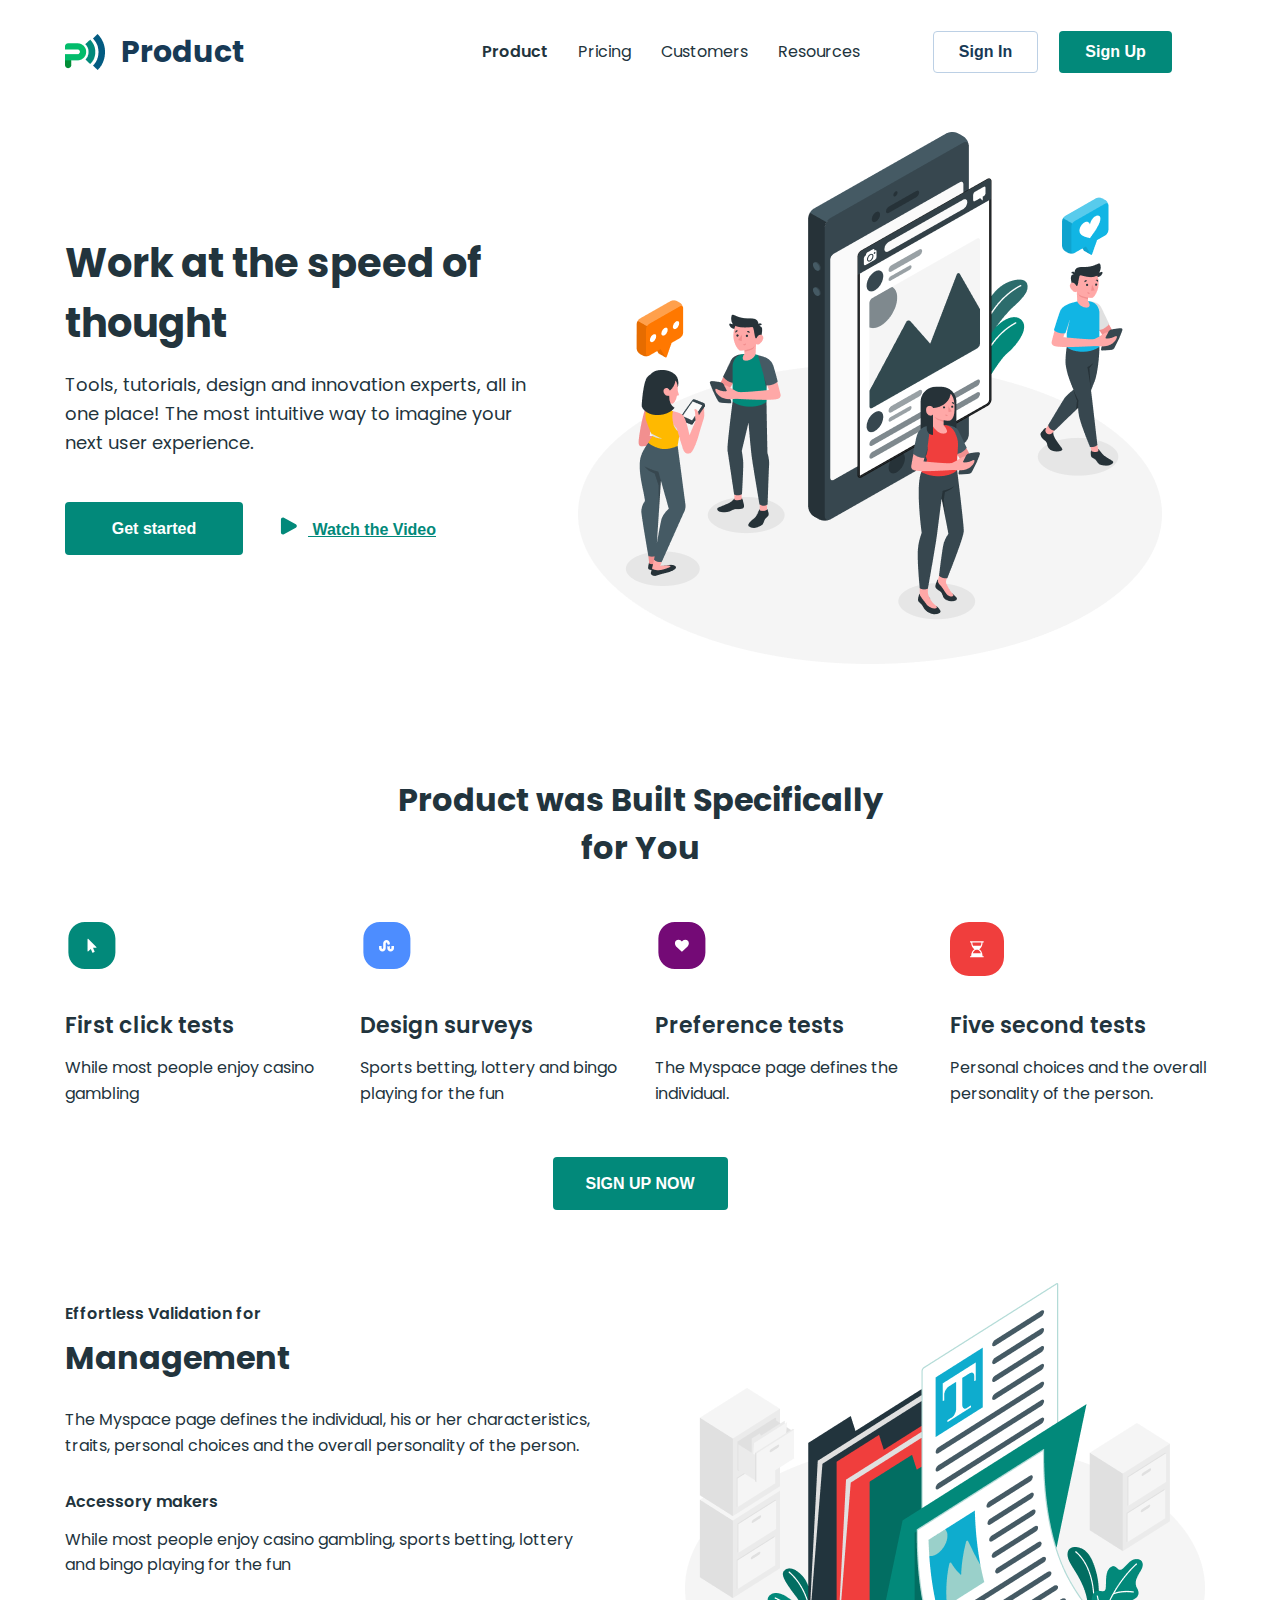
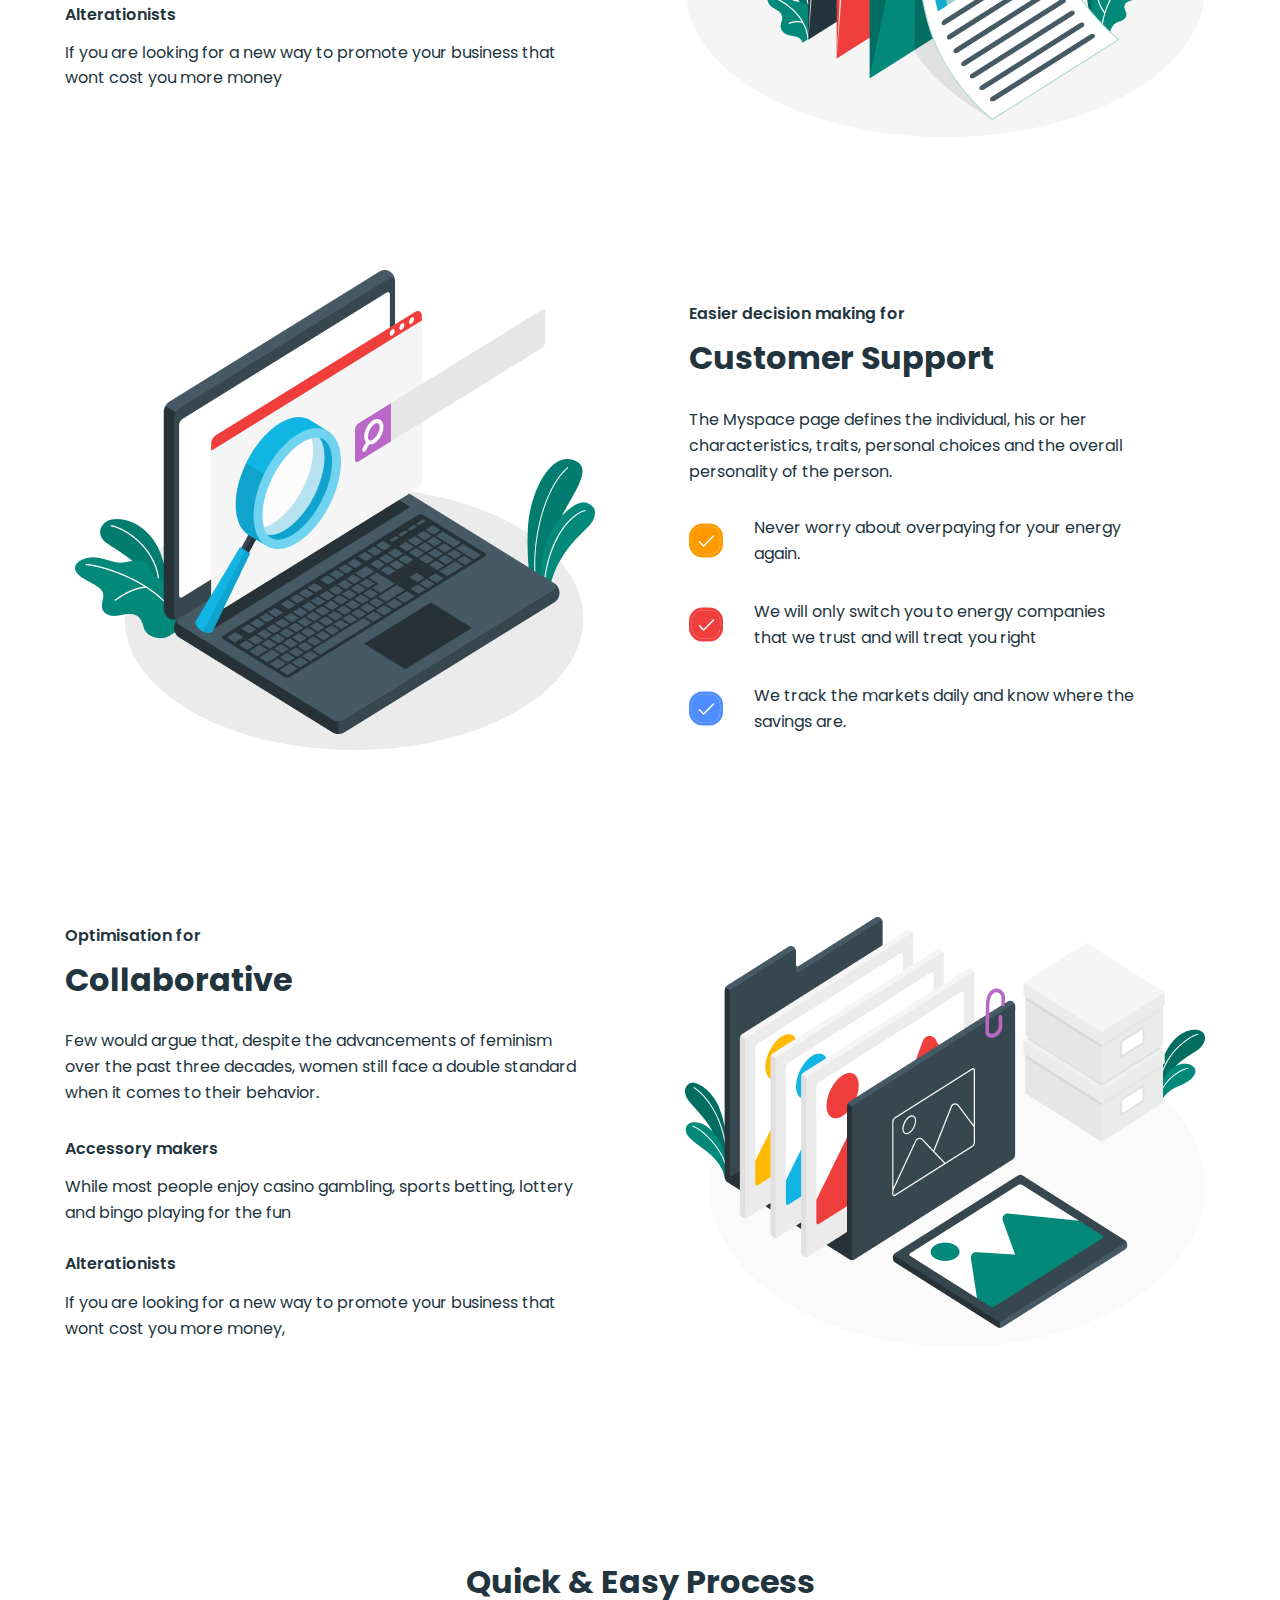
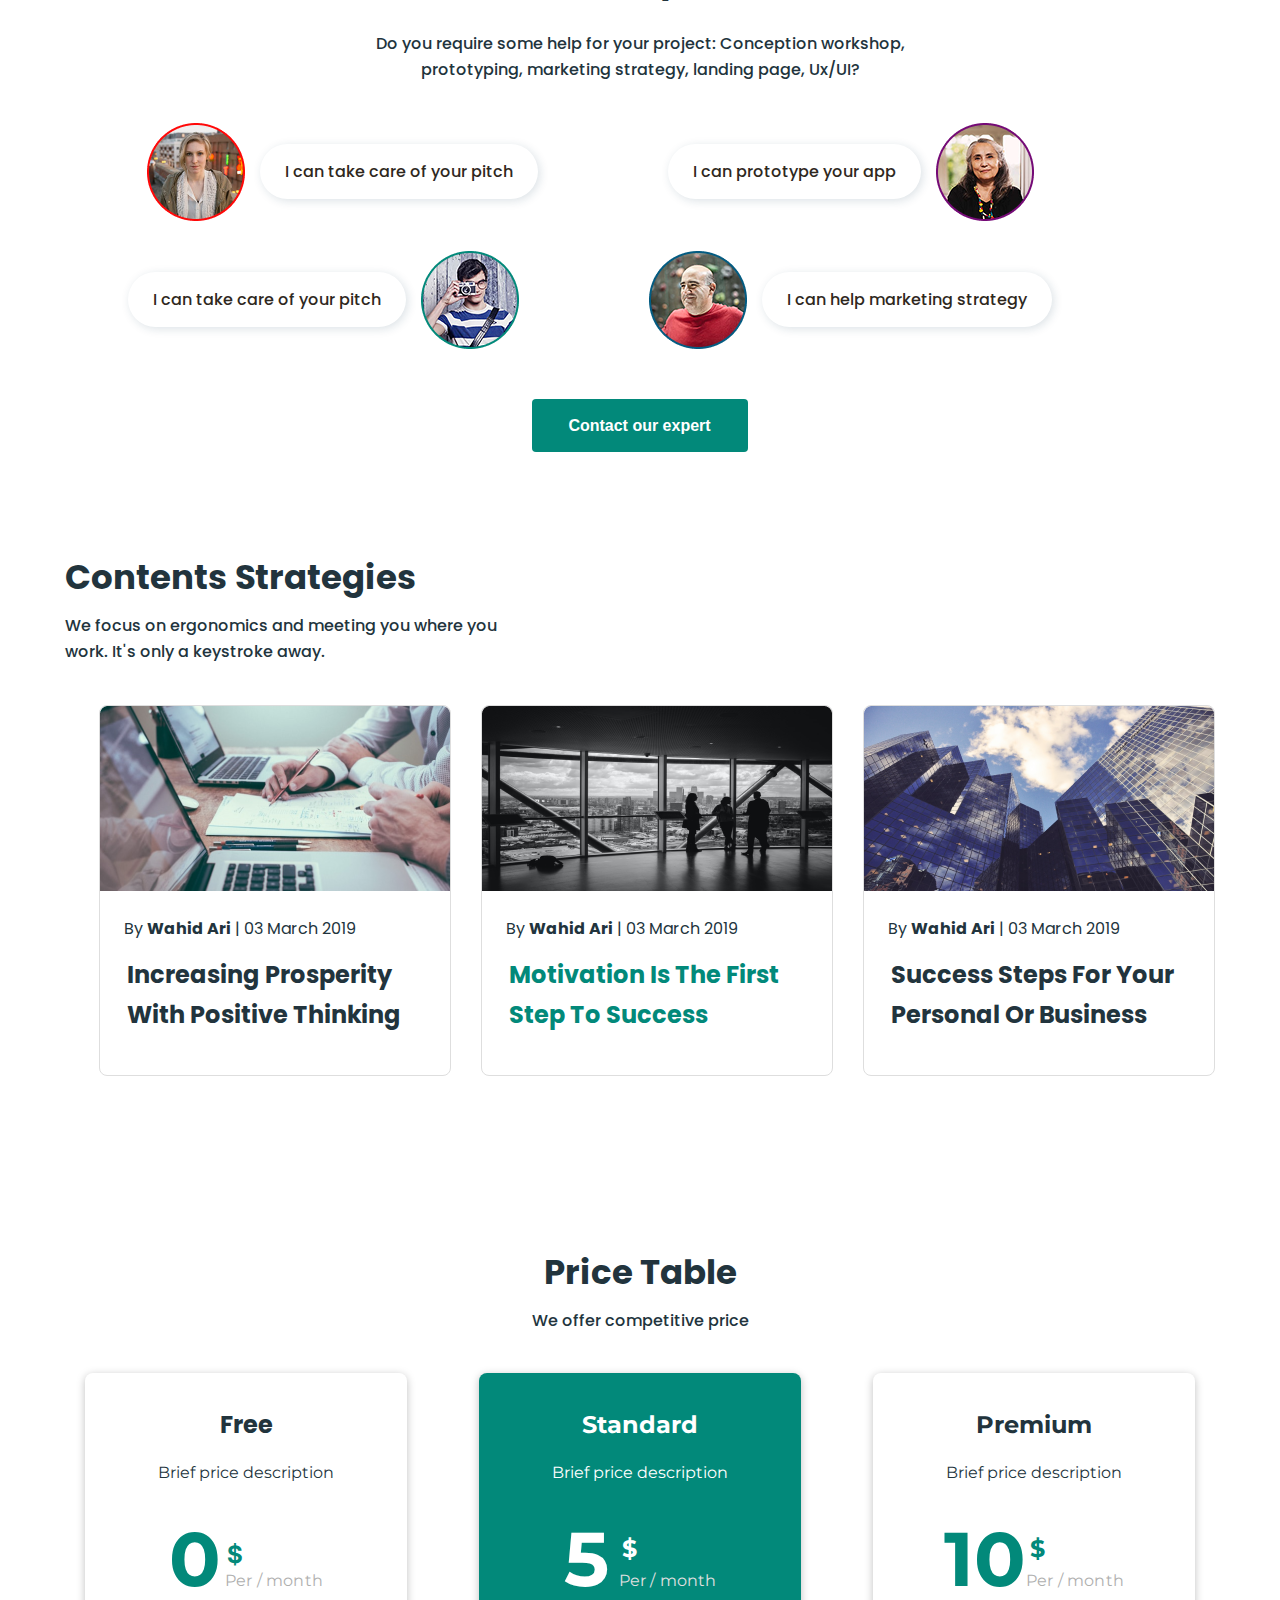
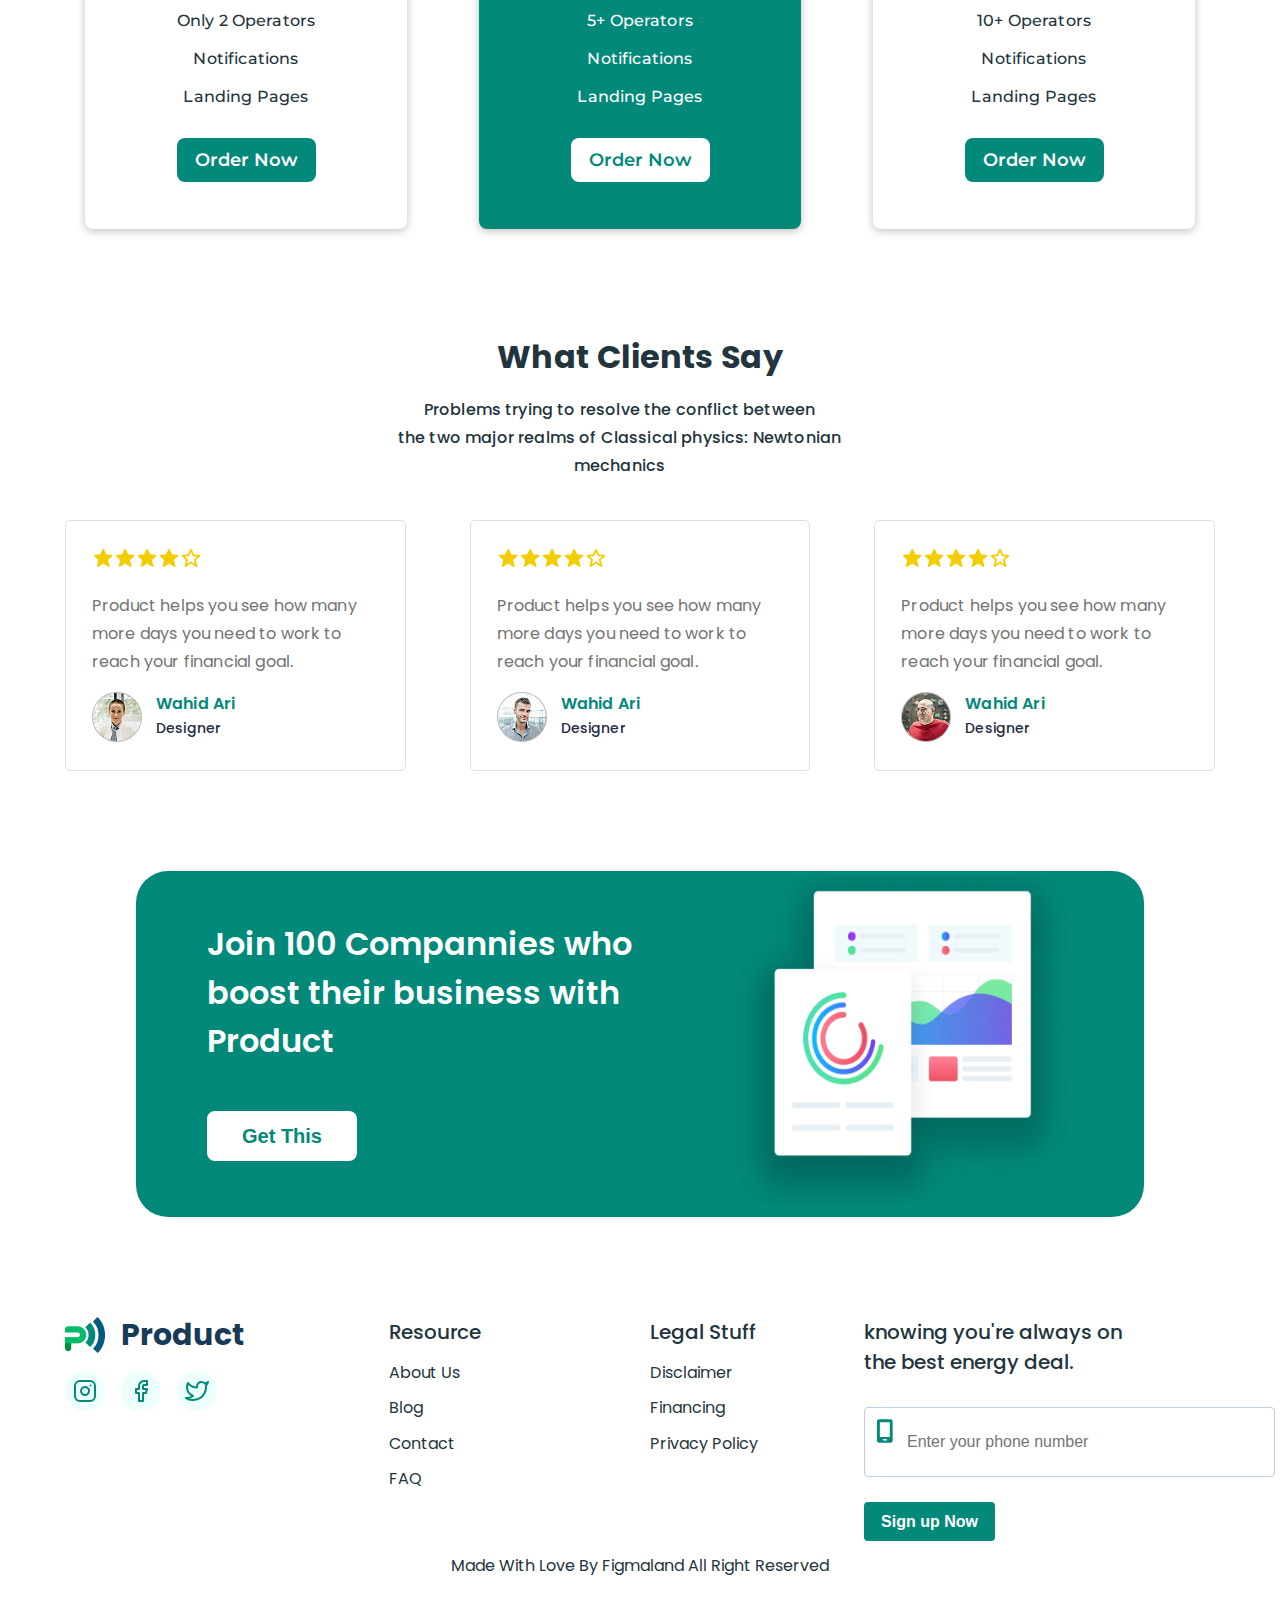
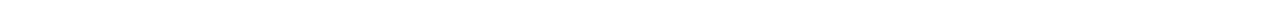
<file: index.html>
<!DOCTYPE html>
<html lang="en">
  <head>
    <meta charset="UTF-8" />
    <meta name="viewport" content="width=device-width, initial-scale=1.0" />
    <title>Business promotion</title>

    <link
      rel="stylesheet"
      href="https://cdnjs.cloudflare.com/ajax/libs/modern-normalize/3.0.1/modern-normalize.min.css"
      integrity="sha512-q6WgHqiHlKyOqslT/lgBgodhd03Wp4BEqKeW6nNtlOY4quzyG3VoQKFrieaCeSnuVseNKRGpGeDU3qPmabCANg=="
      crossorigin="anonymous"
      referrerpolicy="no-referrer"
    />

    <link rel="preconnect" href="https://fonts.googleapis.com" />
    <link rel="preconnect" href="https://fonts.gstatic.com" crossorigin />
    <link
      href="https://fonts.googleapis.com/css2?family=Inter:opsz,wght@14..32,100..900&family=Montserrat:wght@100..900&family=Poppins:ital,wght@0,100;0,200;0,300;0,400;0,500;0,600;0,700;0,800;0,900;1,100;1,200;1,300;1,400;1,500;1,600;1,700;1,800;1,900&family=Roboto:wdth,wght@75..100,100..900&display=swap"
      rel="stylesheet"
    />

    <link rel="stylesheet" href="./css/styles.css" />
  </head>
  <body>
    <header class="product-header">
      <div class="container header-container">
        <nav class="header-navigation">
          <a href="./index.html" class="link header-logo">
            <img
              class="header-logo-image"
              src="./images/logo.png"
              alt="company logo"
              width="40"
              height="36"
            /><span class="header-logo-text">Product</span>
          </a>
          <ul class="header-nav-list">
            <li class="header-nav-list-item">
              <a href="./index.html" class="link list-button"
                ><span class="list-item-product">Product</span></a
              >
            </li>
            <li class="header-nav-list-item">
              <a href="./pricing.html" class="link list-button">Pricing</a>
            </li>
            <li class="header-nav-list-item">
              <a href="./customer.html" class="link list-button">Customers</a>
            </li>
            <li class="header-nav-list-item">
              <a href="./resources.html" class="link list-button">Resources</a>
            </li>
          </ul>
        </nav>
        <ul class="sign-buttons">
          <li class="sign-buttons-items">
            <button class="sign-in-button" type="button">Sign In</button>
          </li>
          <li class="sign-buttons-item">
            <button class="sign-up-button" type="button">Sign Up</button>
          </li>
        </ul>
      </div>
    </header>
    <main>
      <!--Секція hero-->

      <section class="hero-section">
        <div class="container hero-container">
          <div class="hero-text-part">
            <h1 class="hero-title">Work at the speed of thought</h1>
            <p class="hero-text">
              Tools, tutorials, design and innovation experts, all in one place!
              The most intuitive way to imagine your next user experience.
            </p>
            <ul class="hero-list">
              <li class="hero-list-item">
                <button class="start-button" type="button">Get started</button>
              </li>
              <li class="hero-list-item">
                <div class="play-button-icon">
                  <button class="video-button" type="button">
                    <svg class="play-button" width="20" height="18">
                      <use href="./images/icons.svg#icon-Triangle-Copy-6"></use>
                    </svg>
                    Watch the Video
                  </button>
                </div>
              </li>
            </ul>
          </div>
          <div class="hero-image-part">
            <img
              class="hero-image"
              src="./images/hero-img.png"
              alt="hero-img"
              width="610"
              height="555"
            />
          </div>
        </div>
      </section>

      <!--Кінець секції hero-->

      <!--Початок секції product-->

      <section>
        <div class="container product-container">
          <h2 class="product-title">Product was Built Specifically for You</h2>
          <ul class="product-list">
            <li class="product-list-item">
              <svg class="hero-list-icon" width="54" height="54">
                <use href="./images/icons.svg#icon-icon-1"></use>
              </svg>
              <h3 class="product-list-subtitle">First click tests</h3>
              <p class="product-list-text">
                While most people enjoy casino gambling
              </p>
            </li>
            <li class="product-list-item">
              <svg class="hero-list-icon" width="54" height="54">
                <use href="./images/icons.svg#icon-icon-2"></use>
              </svg>
              <h3 class="product-list-subtitle">Design surveys</h3>
              <p class="product-list-text">
                Sports betting, lottery and bingo playing for the fun
              </p>
            </li>
            <li class="product-list-item">
              <svg class="hero-list-icon" width="54" height="54">
                <use href="./images/icons.svg#icon-icon-3"></use>
              </svg>
              <h3 class="product-list-subtitle">Preference tests</h3>
              <p class="product-list-text">
                The Myspace page defines the individual.
              </p>
            </li>
            <li class="product-list-item">
              <svg class="hero-list-icon" width="54" height="54">
                <use href="./images/icons.svg#icon-icon-4"></use>
              </svg>
              <h3 class="product-list-subtitle">Five second tests</h3>
              <p class="product-list-text">
                Personal choices and the overall personality of the person.
              </p>
            </li>
          </ul>
          <button class="product-button" type="button">SIGN UP NOW</button>
        </div>
      </section>

      <!--Кінець секції product-->

      <!--Початок секції management-->

      <section>
        <div class="container management-container">
          <div class="management-section-text">
            <p class="management-subtitle">Effortless Validation for</p>
            <h2 class="management-title">Management</h2>
            <p class="management-first-text">
              The Myspace page defines the individual, his or her
              characteristics, traits, personal choices and the overall
              personality of the person.
            </p>
            <h3 class="management-features">Accessory makers</h3>
            <p class="management-second-text">
              While most people enjoy casino gambling, sports betting, lottery
              and bingo playing for the fun
            </p>
            <h3 class="management-features">Alterationists</h3>
            <p class="management-second-text">
              If you are looking for a new way to promote your business that
              wont cost you more money
            </p>
          </div>
          <div class="management-section-image">
            <img
              src="./images/management-img.png"
              alt="management-image"
              width="540"
              height="500"
            />
          </div>
        </div>
      </section>

      <!--Кінець секції management-->

      <!--Початок секції customer support-->

      <section>
        <div class="container customer-support-container">
          <div class="customer-section-image">
            <img
              src="./images/support-img.png"
              alt="support-image"
              width="540"
              height="500"
            />
          </div>
          <div class="customer-section-text">
            <p class="customer-support-subtitle">Easier decision making for</p>
            <h2 class="customer-support-title">Customer Support</h2>
            <p class="customer-support-description">
              The Myspace page defines the individual, his or her
              characteristics, traits, personal choices and the overall
              personality of the person.
            </p>
            <ul class="customer-support-list">
              <li class="customer-support-list-item">
                <div class="customer-support-icon-text">
                  <div class="cs-icon">
                    <svg class="customer-support-icon" width="35" height="35">
                      <use href="./images/icons.svg#icon-icon-5"></use>
                    </svg>
                  </div>
                  <div class="cs-text">
                    <p class="customer-support-features">
                      Never worry about overpaying for your energy again.
                    </p>
                  </div>
                </div>
              </li>
              <li class="customer-support-list-item">
                <div class="customer-support-icon-text">
                  <div class="cs-icon">
                    <svg class="customer-support-icon" width="35" height="35">
                      <use href="./images/icons.svg#icon-icon-6"></use>
                    </svg>
                  </div>
                  <div class="cs-text">
                    <p class="customer-support-features">
                      We will only switch you to energy companies that we trust
                      and will treat you right
                    </p>
                  </div>
                </div>
              </li>
              <li class="customer-support-list-item">
                <div class="customer-support-icon-text">
                  <div class="cs-icon">
                    <svg class="customer-support-icon" width="35" height="35">
                      <use href="./images/icons.svg#icon-icon-7"></use>
                    </svg>
                  </div>
                  <div class="cs-text">
                    <p class="customer-support-features">
                      We track the markets daily and know where the savings are.
                    </p>
                  </div>
                </div>
              </li>
            </ul>
          </div>
        </div>
      </section>

      <!--Кінець секції customer support-->

      <!--Початок секції collaborative-->

      <section>
        <div class="container collaborative-container">
          <div class="collaborative-section-text">
            <p class="collaborative-section-subtitle">Optimisation for</p>
            <h2 class="collaborative-section-title">Collaborative</h2>
            <p class="collaborative-section-description">
              Few would argue that, despite the advancements of feminism over
              the past three decades, women still face a double standard when it
              comes to their behavior.
            </p>
            <ul class="collaborative-section-list">
              <li class="collaborative-section-list-items">
                <h3 class="collaborative-section-list-subtitles">
                  Accessory makers
                </h3>
                <p class="collaborative-section-list-text">
                  While most people enjoy casino gambling, sports betting,
                  lottery and bingo playing for the fun
                </p>
              </li>
              <li class="collaborative-section-list-items">
                <h3 class="collaborative-section-list-subtitles">
                  Alterationists
                </h3>
                <p class="collaborative-section-list-text">
                  If you are looking for a new way to promote your business that
                  wont cost you more money,
                </p>
              </li>
            </ul>
          </div>
          <div class="collaborative-section-image">
            <img
              src="./images/collaboration-img.png"
              alt="collaboration-image"
              width="540"
              height="500"
            />
          </div>
        </div>
      </section>

      <!--Кінець секції collaborative-->

      <!--Початок секції quick&easy process-->

      <section>
        <div class="container process-section-container">
          <h2 class="process-section-title">Quick & Easy Process</h2>
          <p class="process-section-description">
            Do you require some help for your project: Conception workshop,
            prototyping, marketing strategy, landing page, Ux/UI?
          </p>
          <div class="experts">
            <ul class="process-section-list">
              <li class="process-section-list-item">
                <div class="expert">
                  <img
                    class="process-section-list-item-image-one"
                    src="./images/avatar-1.png"
                    alt="avatar1"
                    width="98"
                    height="98"
                  />
                  <div class="bubble">
                    <p class="process-section-list-item-text">
                      I can take care of your pitch
                    </p>
                  </div>
                </div>
              </li>
              <li class="process-section-list-item">
                <div class="expert reverse">
                  <img
                    class="process-section-list-item-image"
                    src="./images/avatar-4.png"
                    alt="avatar-4"
                    width="98"
                    height="98"
                  />
                  <div class="bubble">
                    <p class="process-section-list-item-text">
                      I can prototype your app
                    </p>
                  </div>
                </div>
              </li>
              <li class="process-section-list-item">
                <div class="expert reverse">
                  <img
                    class="process-section-list-item-image"
                    src="./images/avatar-2.png"
                    alt="avatar-2"
                    width="98"
                    height="98"
                  />
                  <div class="bubble">
                    <p class="process-section-list-item-text">
                      I can take care of your pitch
                    </p>
                  </div>
                </div>
              </li>
              <li class="process-section-list-item">
                <div class="expert">
                  <img
                    class="process-section-list-item-image"
                    src="./images/avatar-3.png"
                    alt="avatar-3"
                    width="98"
                    height="98"
                  />
                  <div class="bubble">
                    <p class="process-section-list-item-text">
                      I can help marketing strategy
                    </p>
                  </div>
                </div>
              </li>
            </ul>
          </div>
          <button class="process-section-button" type="button">
            Contact our expert
          </button>
        </div>
      </section>

      <!--Кінець секції quick&easy process-->

      <!-- Початок секції content strategies-->

      <section>
        <div class="container strategies-section-container">
          <h2 class="strategies-title">Contents Strategies</h2>
          <p class="strategies-text">
            We focus on ergonomics and meeting you where you work. It's only a
            keystroke away.
          </p>
          <ul class="strategies-list">
            <li class="strategies-list-item">
              <img
                class="strategies-list-image"
                src="./images/image.png"
                alt="image"
                width="350"
                height="185"
              />
              <p class="strategies-list-date">
                By <span class="wahid-ari">Wahid Ari</span> | 03 March 2019
              </p>
              <h3 class="strategies-list-subtitle">
                Success Steps For Your Personal Or Business
              </h3>
            </li>
            <li class="strategies-list-item">
              <img
                class="strategies-list-image"
                src="./images/image-1.png"
                alt="image-1"
                width="350"
                height="185"
              />
              <p class="strategies-list-date">
                By <span class="wahid-ari">Wahid Ari</span> | 03 March 2019
              </p>
              <h3 class="strategies-list-subtitle">
                <span class="motivation-text"
                  >Motivation Is The First Step To Success</span
                >
              </h3>
            </li>
            <li class="strategies-list-item">
              <img
                class="strategies-list-image"
                src="./images/image-2.png"
                alt="image-2"
                width="350"
                height="185"
              />
              <p class="strategies-list-date">
                By <span class="wahid-ari">Wahid Ari</span> | 03 March 2019
              </p>
              <h3 class="strategies-list-subtitle">
                Increasing Prosperity With Positive Thinking
              </h3>
            </li>
          </ul>
        </div>
      </section>

      <!--Кінець секції strategies-->

      <!--Початок секції price table-->

      <section>
        <div class="container price-section-container">
          <h2 class="price-section-title">Price Table</h2>
          <p class="price-section-description">We offer competitive price</p>
          <div class="price-section-cards">
            <div class="price-section-card">
              <h3 class="price-section-first-subtitle">Free</h3>
              <p class="price-section-pay-method">Brief price description</p>
              <p class="price-section-price">
                <span class="amount">0<span class="currency">$</span></span>
                <span class="per-month">Per / month</span>
              </p>
              <ul class="price-section-list">
                <li class="price-section-list-item">
                  <p class="price-section-list-item-text">Only 2 Operators</p>
                </li>
                <li class="price-section-list-item">
                  <p class="price-section-list-item-text">Notifications</p>
                </li>
                <li class="price-section-list-item">
                  <p class="price-section-list-item-text">Landing Pages</p>
                </li>
              </ul>
              <button class="price-section-button" type="button">
                Order Now
              </button>
            </div>
            <div class="price-section-middle-card">
              <h3 class="price-section-middle-subtitle">Standard</h3>
              <p class="price-section-middle-pay-method">
                Brief price description
              </p>
              <p class="price-section-price">
                <span class="amount-middle"
                  >5<span class="currency-middle">$</span></span
                ><span class="per-month-middle">Per / month</span>
              </p>
              <ul class="price-section-middle-list">
                <li class="price-section-list-item">
                  <p class="price-section-list-item-text">5+ Operators</p>
                </li>
                <li class="price-section-list-item">
                  <p class="price-section-list-item-text">Notifications</p>
                </li>
                <li class="price-section-list-item">
                  <p class="price-section-list-item-text">Landing Pages</p>
                </li>
              </ul>
              <button class="price-section-middle-button" type="button">
                Order Now
              </button>
            </div>
            <div class="price-section-card">
              <h3 class="price-section-subtitle">Premium</h3>
              <p class="price-section-pay-method">Brief price description</p>
              <p class="price-section-price">
                <span class="amount"
                  >10<span class="currency-third">$</span></span
                ><span class="per-month">Per / month</span>
              </p>
              <ul class="price-section-list">
                <li class="price-section-list-item">
                  <p class="price-section-list-item-text">10+ Operators</p>
                </li>
                <li class="price-section-list-item">
                  <p class="price-section-list-item-text">Notifications</p>
                </li>
                <li class="price-section-list-item">
                  <p class="price-section-list-item-text">Landing Pages</p>
                </li>
              </ul>
              <button class="price-section-button" type="button">
                Order Now
              </button>
            </div>
          </div>
        </div>
      </section>

      <!--Кінець секції price table-->

      <!--Початок секції what clients says-->

      <section>
        <div class="container clients-says-container">
          <h2 class="clients-says-title">What Clients Say</h2>
          <p class="clients-says-subtitle">
            Problems trying to resolve the conflict between<br />the two major
            realms of Classical physics: Newtonian mechanics
          </p>
          <ul class="clients-says-list">
            <li class="clients-says-list-item">
              <div class="clients-says-box-review">
                <svg class="clients-says-icon" width="106" height="18">
                  <use href="./images/icons.svg#icon-stars"></use>
                </svg>
                <p class="clients-says-review">
                  Product helps you see how many more days you need to work to
                  reach your financial goal.
                </p>
                <div class="clients-says-photo-name">
                  <div class="clients-says-photo">
                    <img
                      src="./images/wahid-ari.png"
                      alt="wahid-ari"
                      width="50"
                      height="50"
                    />
                  </div>
                  <div class="clients-says-name">
                    <p class="clients-says-client-name">Wahid Ari</p>
                    <p class="clients-says-client-job">Designer</p>
                  </div>
                </div>
              </div>
            </li>
            <li class="clients-says-list-item">
              <div class="clients-says-box-review">
                <svg class="clients-says-icon" width="106" height="18">
                  <use href="./images/icons.svg#icon-stars"></use>
                </svg>
                <p class="clients-says-review">
                  Product helps you see how many more days you need to work to
                  reach your financial goal.
                </p>
                <div class="clients-says-photo-name">
                  <div class="clients-says-photo">
                    <img
                      src="./images/wahid-ari-1.png"
                      alt="wahid-ari-1"
                      width="50"
                      height="50"
                    />
                  </div>
                  <div class="clients-says-name">
                    <p class="clients-says-client-name">Wahid Ari</p>
                    <p class="clients-says-client-job">Designer</p>
                  </div>
                </div>
              </div>
            </li>
            <li class="clients-says-list-item">
              <div class="clients-says-box-review">
                <svg class="clients-says-icon" width="106" height="18">
                  <use href="./images/icons.svg#icon-stars"></use>
                </svg>
                <p class="clients-says-review">
                  Product helps you see how many more days you need to work to
                  reach your financial goal.
                </p>
                <div class="clients-says-photo-name">
                  <div class="clients-says-photo">
                    <img
                      src="./images/wahid-ari-2.png"
                      alt="wahid-ari-2"
                      width="50"
                      height="50"
                    />
                  </div>
                  <div class="clients-says-name">
                    <p class="clients-says-client-name">Wahid Ari</p>
                    <p class="clients-says-client-job">Designer</p>
                  </div>
                </div>
              </div>
            </li>
          </ul>
        </div>
      </section>

      <!--Кінець секції what clients says-->

      <!--Початок секції promo-->

      <section>
        <div class="container promo-container">
          <h3 class="visually-hidden">Promo</h3>
          <div class="promo-text-button">
            <p class="promo-text">
              Join 100 Compannies who boost their business with Product
            </p>
            <button class="promo-button" type="button">Get This</button>
          </div>
          <div class="promo-image">
            <img
              src="./images/promo-image.png"
              alt="promo-image"
              width="351"
              height="331"
            />
          </div>
        </div>
      </section>

      <!--Кінець секції promo-->
    </main>
    <footer>
      <div class="container footer-container">
        <div class="footer-logo-box">
          <a href="./index.html" class="footer-logo-link">
            <img
              class="footer-logo-image-part"
              src="./images/logo.png"
              alt="logo-picture"
              width="40"
              height="36"
            /><span class="footer-logo-text-part">Product</span></a
          >
        </div>
        <ul class="footer-social-media-list">
          <li class="footer-social-media-list-item">
            <a class="footer-social-media-list-item-link" href="">
              <svg class="footer-icon" width="24" height="24">
                <use href="./images/icons.svg#icon-instagram"></use>
              </svg>
            </a>
          </li>
          <li class="footer-social-media-list-item">
            <a class="footer-social-media-list-item-link" href="">
              <svg class="footer-icon" width="24" height="24">
                <use href="./images/icons.svg#icon-facebook"></use>
              </svg>
            </a>
          </li>
          <li class="footer-social-media-list-item">
            <a class="footer-social-media-list-item-link" href="">
              <svg class="footer-icon" width="24" height="24">
                <use href="./images/icons.svg#icon-twitter"></use>
              </svg>
            </a>
          </li>
        </ul>
        <div class="footer-first-list-box">
          <p class="footer-subtitle">Resource</p>
          <ul class="footer-first-list">
            <li class="footer-first-list-item">
              <a href="" class="footer-first-list-item-text">About Us</a>
            </li>
            <li class="footer-first-list-item">
              <a href="" class="footer-first-list-item-text">Blog</a>
            </li>
            <li class="footer-first-list-item">
              <a href="" class="footer-first-list-item-text">Contact</a>
            </li>
            <li class="footer-first-list-item">
              <a href="" class="footer-first-list-item-text">FAQ</a>
            </li>
          </ul>
        </div>
        <div class="footer-second-list-box">
          <p class="footer-subtitle">Legal Stuff</p>
          <ul class="footer-first-list">
            <li class="footer-first-list-item">
              <a href="" class="footer-first-list-item-text">Disclaimer</a>
            </li>
            <li class="footer-first-list-item">
              <a href="" class="footer-first-list-item-text">Financing</a>
            </li>
            <li class="footer-first-list-item">
              <a href="" class="footer-first-list-item-text">Privacy Policy</a>
            </li>
          </ul>
        </div>
        <div class="footer-third-list">
          <p class="footer-subtitle form">
            knowing you're always on<br />the best energy deal.
          </p>
          <form>
            <label for="footer-input" class="footer-number-field-lable">
              <input
                type="tel"
                id="footer-input"
                name="footer-input"
                class="footer-number-field"
                placeholder="Enter your phone number"
              />
              <svg class="footer-form-icon" width="18" height="28">
                <use href="./images/icons.svg#icon-mobile-screen"></use>
              </svg>
            </label>
          </form>
          <button class="footer-button" type="button">Sign up Now</button>
        </div>
      </div>
      <p class="footer-aftertext">
        Made With Love By Figmaland All Right Reserved
      </p>
    </footer>
  </body>
</html>
</file>
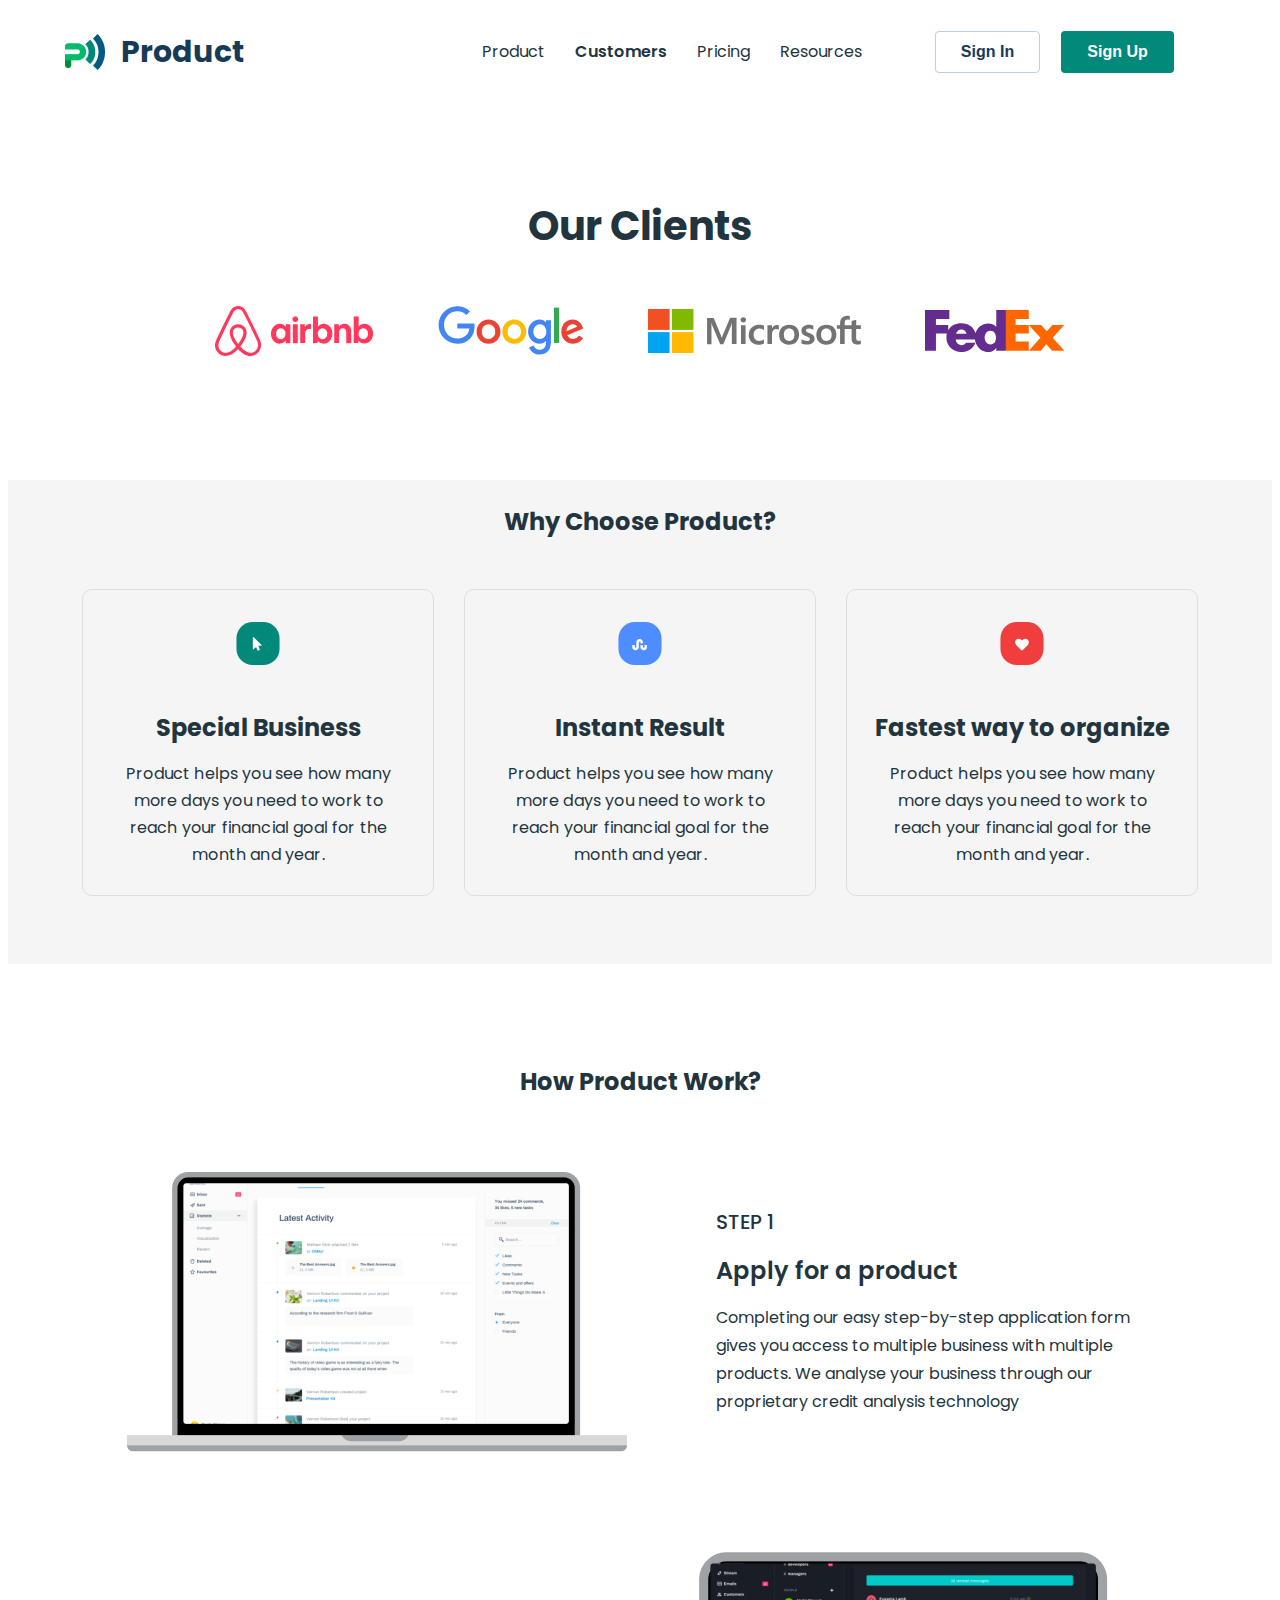
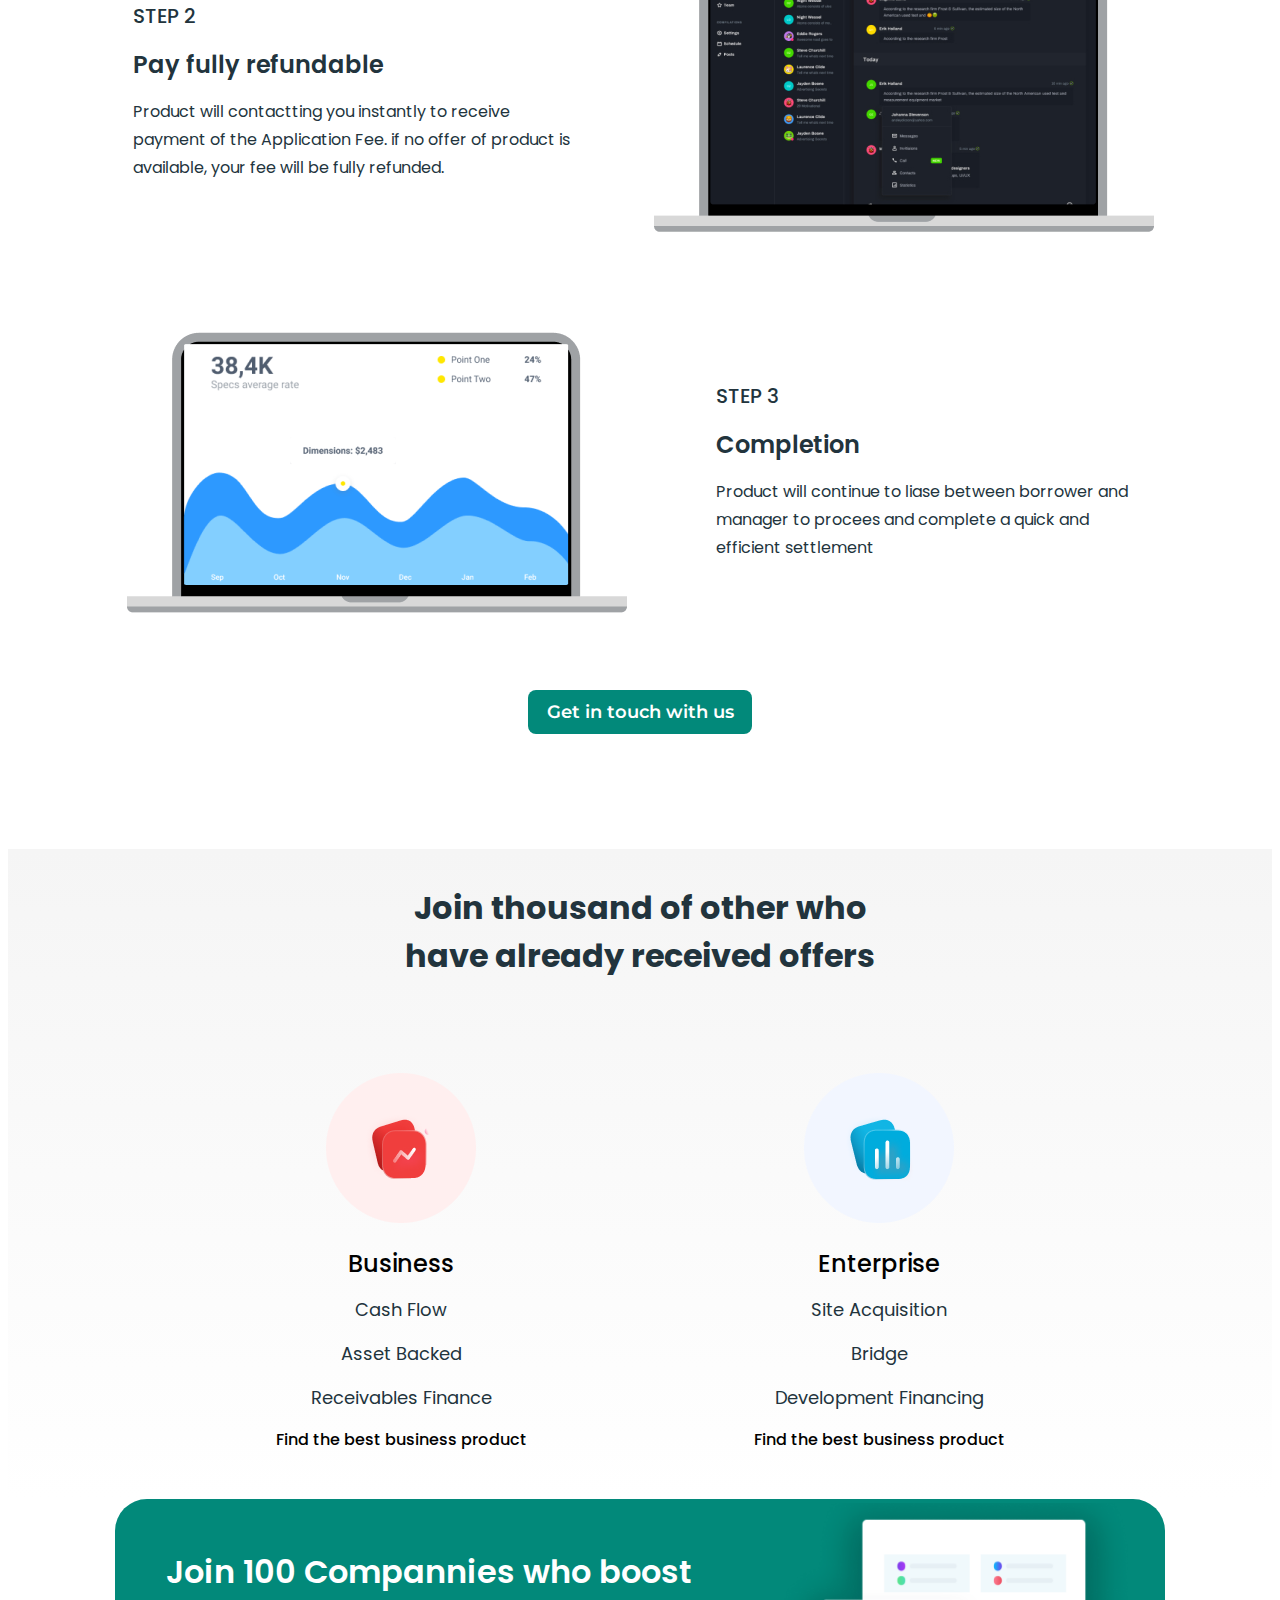
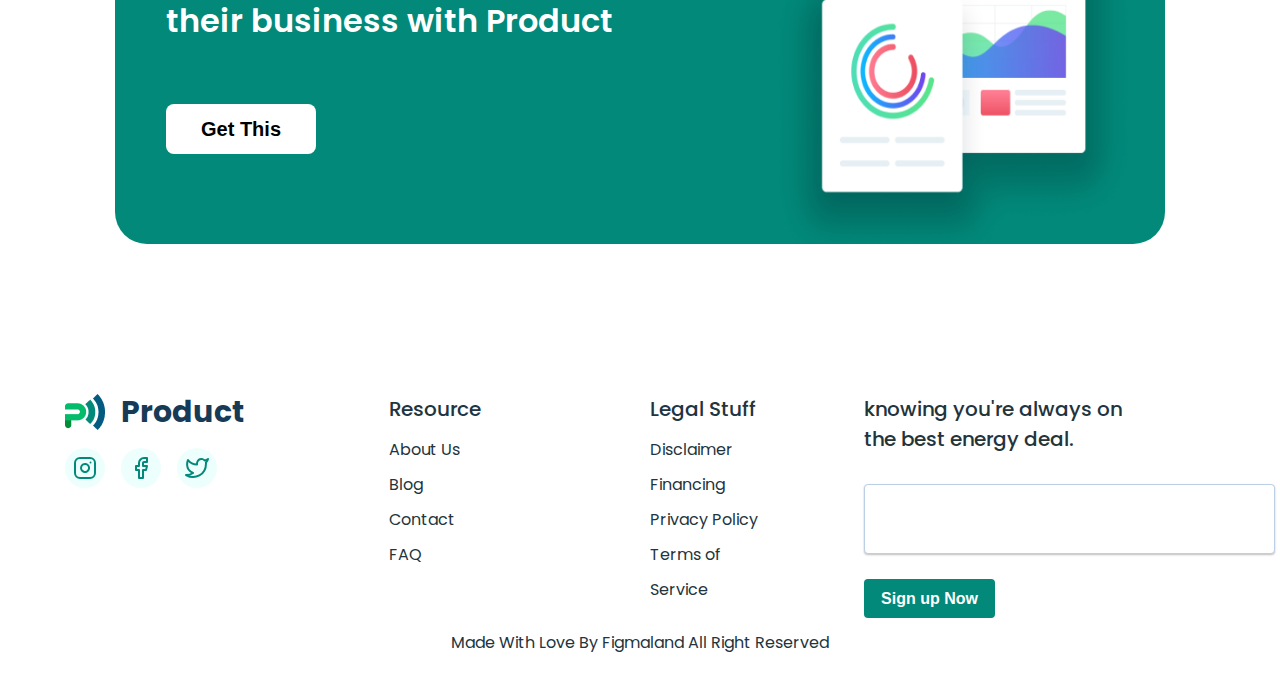
<file: customer.html>
<!DOCTYPE html>
<html lang="en">
  <head>
    <meta charset="UTF-8" />
    <meta name="viewport" content="width=device-width, initial-scale=1.0" />
    <title>Customer</title>

    <link
      rel="stylesheet"
      href="https://cdnjs.cloudflare.com/ajax/libs/modern-normalize/3.0.1/modern-normalize.min.css"
      integrity="sha512-q6WgHqiHlKyOqslT/lgBgodhd03Wp4BEqKeW6nNtlOY4quzyG3VoQKFrieaCeSnuVseNKRGpGeDU3qPmabCANg=="
      crossorigin="anonymous"
      referrerpolicy="no-referrer"
    />

    <link rel="preconnect" href="https://fonts.googleapis.com" />
    <link rel="preconnect" href="https://fonts.gstatic.com" crossorigin />
    <link
      href="https://fonts.googleapis.com/css2?family=Inter:opsz,wght@14..32,100..900&family=Montserrat:wght@100..900&family=Poppins:ital,wght@0,100;0,200;0,300;0,400;0,500;0,600;0,700;0,800;0,900;1,100;1,200;1,300;1,400;1,500;1,600;1,700;1,800;1,900&family=Roboto:wdth,wght@75..100,100..900&display=swap"
      rel="stylesheet"
    />

    <link rel="stylesheet" href="./css/styles.css" />
    
  </head>
  <body>
    <header>
      <div class="container header-container">
        <nav class="header-navigation">
          <a href="./index.html" class="link header-logo">
            <img
              class="header-logo-image"
              src="./images/logo.png"
              alt="company logo"
              width="40"
              height="36"
            /><span class="header-logo-text">Product</span>
          </a>
          <ul class="header-nav-list">
            <li class="header-nav-list-item">
              <a href="./index.html" class="link list-button">Product</a>
            </li>
            <li class="header-nav-list-item">
              <a href="./customer.html" class="link list-button"
                ><span class="list-item-product">Customers</span></a
              >
            <li class="header-nav-list-item">
              <a href="./pricing.html" class="link list-button">Pricing</a>
            </li>
            </li>
            <li class="header-nav-list-item">
              <a href="./resources.html" class="link list-button">Resources</a>
            </li>
          </ul>
        </nav>
        <ul class="sign-buttons">
          <li class="sign-buttons-items">
            <button class="sign-in-button" type="button">Sign In</button>
          </li>
          <li class="sign-buttons-items">
            <button class="sign-up-button" type="button">Sign Up</button>
          </li>
        </ul>
      </div>
    </header>
    <main>
      <!--Початок секції Our Clients-->

      <section>
        <div class="container our-clients-container">
          <h1 class="our-clients-title">Our Clients</h1>
          <ul class="our-clients-list">
            <li class="our-clients-list-item">
              <svg class="airbnb-icon" width="159" height="50">
              <use href="./images/icons.svg#icon-Airbnb-Logo"></use>
              </svg>
            </li>
            <li class="our-clients-list-item">
              <svg class="google-icon" width="146" height="50">
              <use href="./images/icons.svg#icon-Google-Logo"></use>
              </svg>
            </li>
            <li class="our-clients-list-item">
              <svg class="microsoft-icon" width="213" height="44">
              <use href="./images/icons.svg#icon-Microsoft-Logo"></use>
              </svg>
            </li>
            <li class="our-clients-list-item">
              <svg class="fedex-icon" width="140" height="42"> 
              <use href="./images/icons.svg#icon-FedEx-Logo"></use>
              </svg>
          </li>
          </ul>
        </div>
      </section>

      <!--Кінець секції Our clients-->

      <!--Початок секції Why choose product-->

      <section>
       <div class="container why-choose-product-container">
          <h2 class="why-choose-title">Why Choose Product?</h2>
          <ul class="why-choose-list">
            <div class="why-choose-list-box">
              <li class="why-choose-list-item">
                <svg class="why-choose-list-icons" width="50" height="50">
                  <use href="./images/icons.svg#icon-cursor-icon"></use>
                </svg>
                <h3 class="why-choose-subtitle">Special Business</h3>
                <p class="why-choose-description">
                  Product helps you see how many more days you need to work to reach
                  your financial goal for the month and year.
                </p>
              </li>
            </div>
            <div class="why-choose-list-box">
              <li class="why-choose-list-item">
                <svg class="why-choose-list-icons" width="50" height="50">
                  <use href="./images/icons.svg#icon-wave-icon"></use>
                </svg>
                <h3 class="why-choose-subtitle">Instant Result</h3>
                <p class="why-choose-description">
                  Product helps you see how many more days you need to work to reach
                  your financial goal for the month and year.
                </p>
              </li>
            </div>
            <div class="why-choose-list-box">
              <li class="why-choose-list-item">
                <svg class="why-choose-list-icons" width="50" height="50">
                  <use href="./images/icons.svg#icon-heart-icon"></use>
                </svg>
                <h3 class="why-choose-subtitle">Fastest way to organize</h3>
                <p class="why-choose-description">
                  Product helps you see how many more days you need to work to reach
                  your financial goal for the month and year.
                </p>
              </li>
            </div>
          </ul>
       </div>
      </section>

      <!--Кінець секції Why choose product-->

      <!--Початок секції How product work-->

      <section>
        <div class="container product-work-container">
          <h2 class="product-work-title">How Product Work?</h2>
          <ul class="product-work-list">
            <li class="product-work-list-item">
              <div class="product-work-list-image"><img src="./images/mac1.png" alt="macbook1" width="500" /></div>
              <div class="product-work-list-text">
                <p class="text-part-step">STEP 1</p>
                <h3 class="text-part-subtitle">Apply for a product</h3>
                <p class="text-part-description first">
                  Completing our easy step-by-step application form gives you access
                  to multiple business with multiple products. We analyse your
                  business through our proprietary credit analysis technology
                </p>
              </div>
            </li>
            <li class="product-work-list-item-reverse">
              <div class="product-work-list-image-reverse"><img src="./images/mac2.png" alt="macbook2" width="500" /></div>
              <div class="product-work-list-text-reverse">
                <p class="text-part-step">STEP 2</p>
                <h3 class="text-part-subtitle">Pay fully refundable</h3>
                <p class="text-part-description">
                  Product will contactting you instantly to receive payment of the
                  Application Fee. if no offer of product is available, your fee
                  will be fully refunded.
                </p>
              </div>
            </li>
            <li class="product-work-list-item third">
              <div class="product-work-list-image"><img src="./images/mac3.png" alt="macbook3" width="500" /></div>
              <div class="product-work-list-text-third">
                <p class="text-part-step">STEP 3</p>
                <h3 class="text-part-subtitle">Completion</h3>
                <p class="text-part-description third">
                  Product will continue to liase between borrower and manager to
                  procees and complete a quick and efficient settlement
                </p>
              </div>
            </li>
          </ul>
          <button class="product-work-btn" type="button">Get in touch with us</button>
        </div>
      </section>

      <!--Кінець секції How product work-->

      <!--Початок секції Join thousand of other who have already received offers-->

      <section>
        <div class="container join-container">
          <h3 class="join-title">Join thousand of other who have already received offers</h3>
          <ul class="join-list">
            <li class="join-common-list">
              <img class="join-images"
                src="./images/Image Placeholder.png"
                alt="image Placeholder"
                width="150"
              />
              <h4 class="join-subtitles">Business</h4>
              <ul class="join-first-list">
                <li class="join-first-list-item">
                  <p class="join-first-list-item-text">Cash Flow</p>
                </li>
                <li class="join-first-list-item">
                  <p class="join-first-list-item-text">Asset Backed</p>
                </li>
                <li class="join-first-list-item">
                  <p class="join-first-list-item-text">Receivables Finance</p>
                </li>
                <li class="join-first-list-last-item">
                  <p class="join-first-list-last-item-text">Find the best business product</p>
                </li>
              </ul>
            </li>
            <li class="join-common-list">
              <img class="join-images"
                src="./images/Image Placeholder1.png"
                alt="image Placeholder1"
                width="150"
              />
              <h4 class="join-subtitles">Enterprise</h4>
              <ul class="join-second-list">
                <li class="join-second-list-item">
                  <p class="join-second-list-item-text">Site Acquisition</p>
                </li>
                <li class="join-second-list-item">
                  <p class="join-second-list-item-text">Bridge</p>
                </li>
                <li class="join-second-list-item">
                  <p class="join-second-list-item-text">Development Financing</p>
                </li>
                <li class="join-second-list-last-item">
                  <p class="join-second-list-last-item-text">Find the best business product</p>
                </li>
              </ul>
            </li>
          </ul>
        </div>
      </section>

      <!--Кінець секції Join thousand of other who have already received offers-->

      <!--Початок секції promo-->

      <section>
        <div class="container customer-page-promo-container">
          <h3 class="customer-page-promo-title visually-hidden">Promo</h3>
          <div class="customer-page-promo-text-and-button">
            <p class="customer-page-promo-text">Join 100 Compannies who boost their business with Product</p>
            <button class="customer-page-promo-button" type="button">Get This</button>
          </div>
          <div class="customer-page-promo-thumb">
            <img class="customer-page-promo-image"
              src="./images/promo-image.png"
              alt="promo-image"
              width="361"
              height="341"
            />
          </div>
        </div>
      </section>

      <!--Кінець секції promo-->
    </main>
    <footer>
      <div class="container footer-container">
        <div class="footer-logo-box">
          <a href="./index.html" class="footer-logo-link"
            ><img
            class="footer-logo-image-part"
              src="./images/logo.png"
              alt="logo-picture"
              width="40"
              height="36"
            /><span class="footer-logo-text-part">Product</span></a
          >
        </div>
        <ul class="footer-social-media-list">
          <li class="footer-social-media-list-item">
            <a class="footer-social-media-list-item-link" href="">
              <svg class="footer-icon" width="24" height="24">
                <use href="./images/icons.svg#icon-instagram"></use>
              </svg>
            </a>
          </li>
          <li class="footer-social-media-list-item">
            <a class="footer-social-media-list-item-link" href="">
              <svg class="footer-icon" width="24" height="24">
                <use href="./images/icons.svg#icon-facebook"></use>
              </svg>
            </a>
          </li>
          <li class="footer-social-media-list-item">
            <a class="footer-social-media-list-item-link" href="">
              <svg class="footer-icon" width="24" height="24">
                <use href="./images/icons.svg#icon-twitter"></use>
              </svg>
            </a>
          </li>
        </ul>
        <div class="footer-first-list-box">
          <p class="footer-subtitle">Resource</p>
          <ul class="footer-first-list">
            <li class="footer-first-list-item">
              <a href="" class="footer-first-list-item-text">About Us</a>
            </li>
            <li class="footer-first-list-item">
              <a href="" class="footer-first-list-item-text">Blog</a>
            </li>
            <li class="footer-first-list-item">
              <a href="" class="footer-first-list-item-text">Contact</a>
            </li>
            <li class="footer-first-list-item">
              <a href="" class="footer-first-list-item-text">FAQ</a>
            </li>
          </ul>
        </div>
        <div class="footer-second-list-box">
          <p class="footer-subtitle">Legal Stuff</p>
          <ul class="footer-first-list">
            <li class="footer-first-list-item">
              <a href="" class="footer-first-list-item-text">Disclaimer</a>
            </li>
            <li class="footer-first-list-item">
              <a href="" class="footer-first-list-item-text">Financing</a>
            </li>
            <li class="footer-first-list-item">
              <a href="" class="footer-first-list-item-text">Privacy Policy</a>
            </li>
            <li class="footer-first-list-item">
              <a href="" class="footer-first-list-item-text">
                Terms of Service
              </a>
            </li>
          </ul>
        </div>
        <div class="footer-third-list">
          <p class="footer-subtitle form">knowing you're always on<br /> the best energy deal.</p>
          <form>
            <label for="footer-input" class="footer-number-field-lable">
              <input type="tel" id="footer-input" name="footer-input" class="footer-number-field customer" />
            </label>
          </form>
          <button class="footer-button" type="button">Sign up Now</button>
        </div>
      </div>
      <p class="footer-aftertext">Made With Love By Figmaland All Right Reserved</p>
    </footer>
  </body>
</html>
</file>
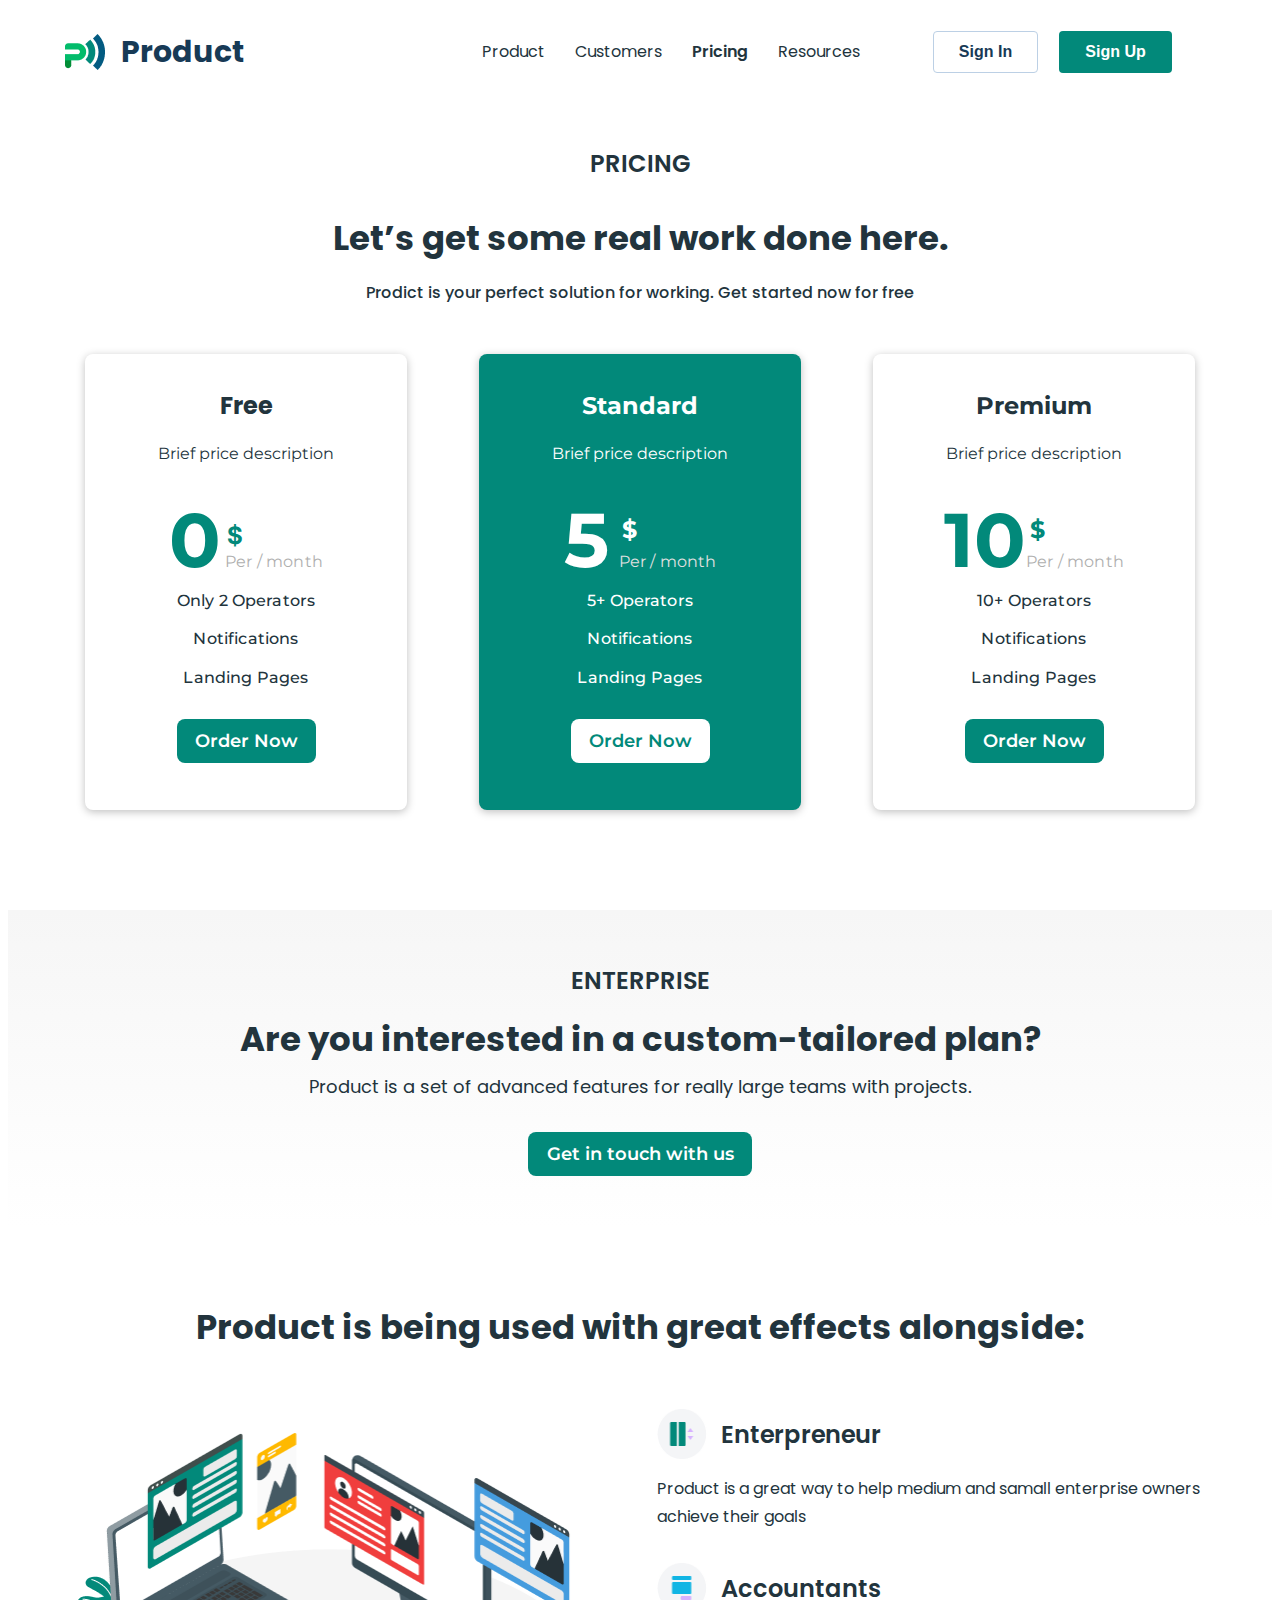
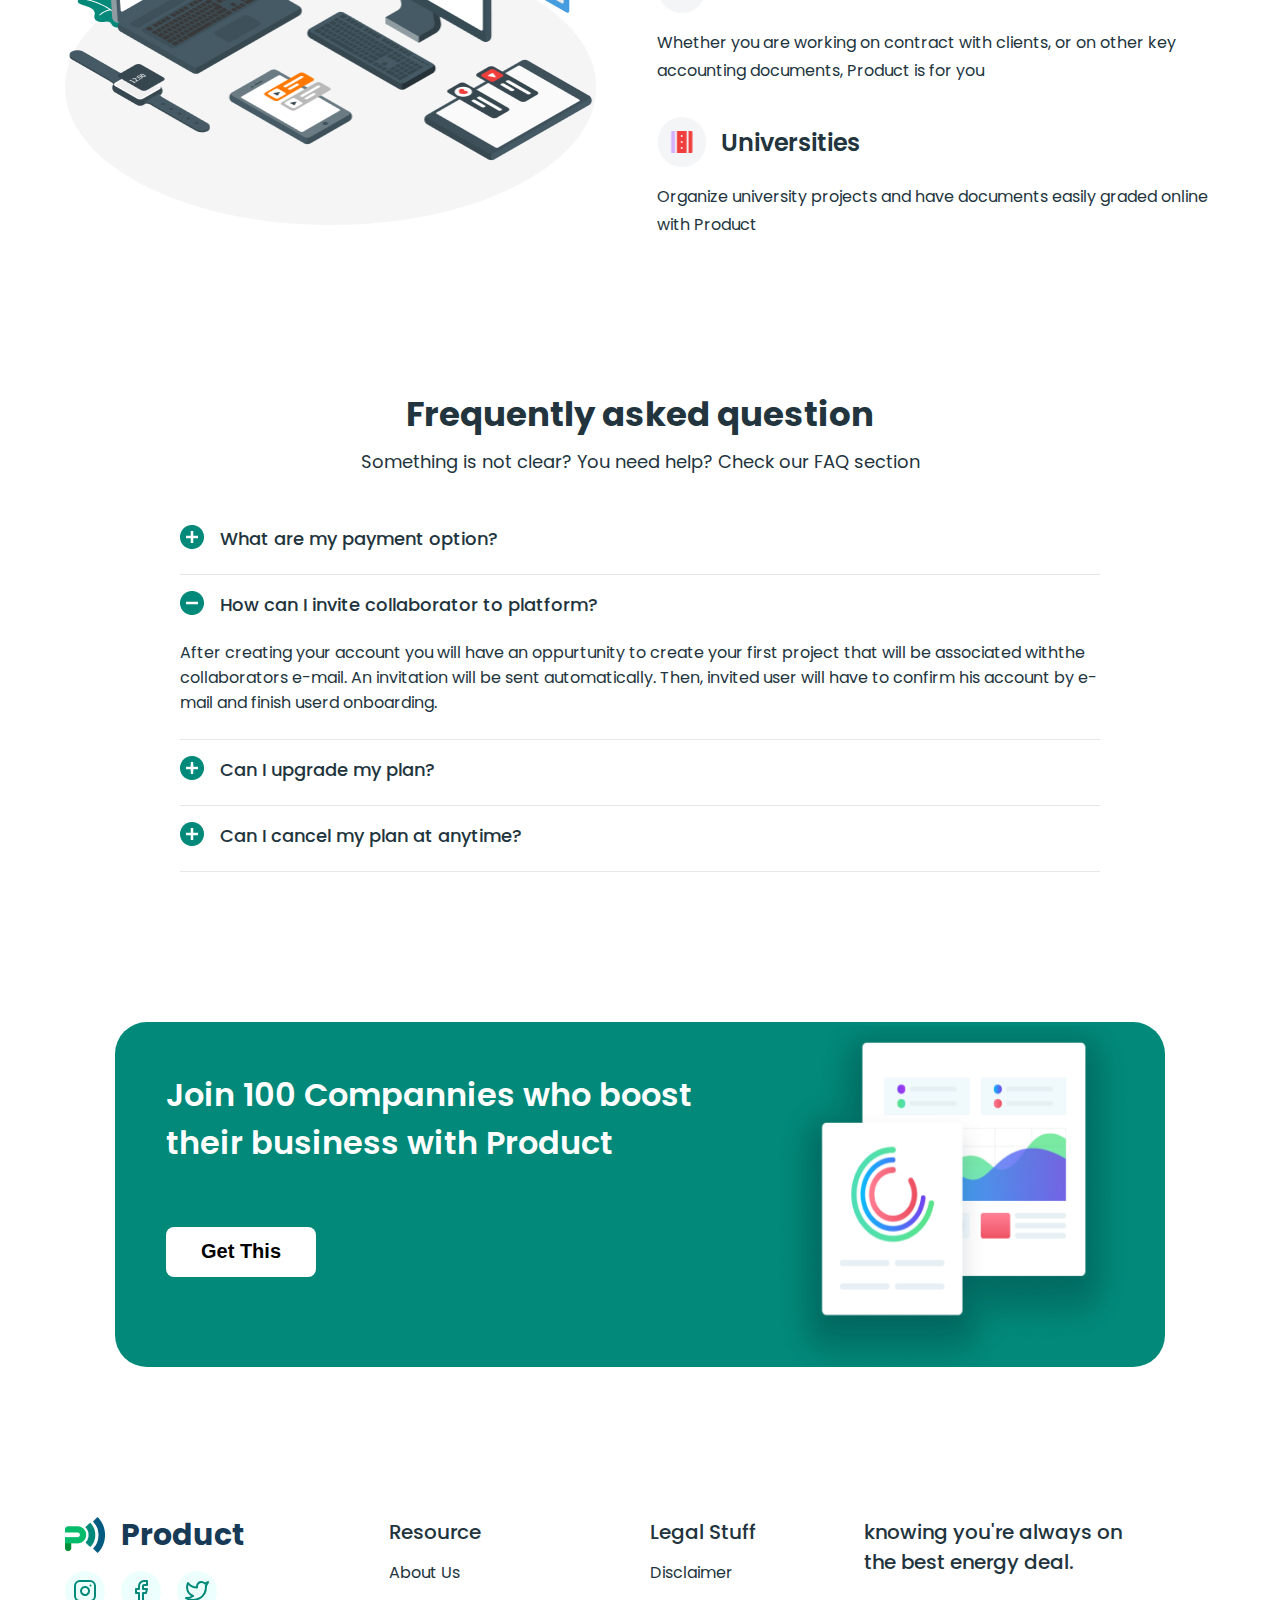
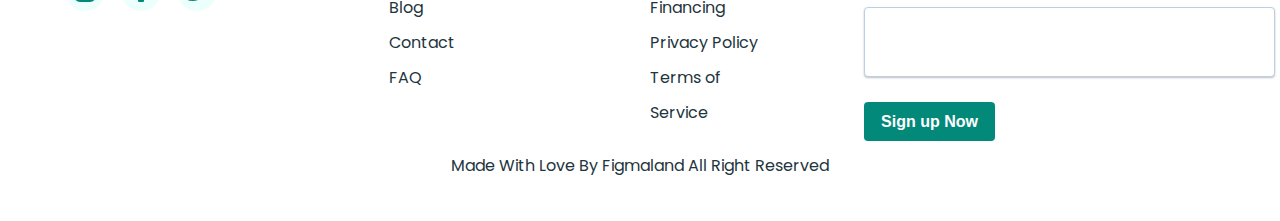
<file: pricing.html>
<!DOCTYPE html>
<html lang="en">
  <head>
    <meta charset="UTF-8" />
    <meta name="viewport" content="width=device-width, initial-scale=1.0" />
    <title>Pricing</title>

    <link
      rel="stylesheet"
      href="https://cdnjs.cloudflare.com/ajax/libs/modern-normalize/3.0.1/modern-normalize.min.css"
      integrity="sha512-q6WgHqiHlKyOqslT/lgBgodhd03Wp4BEqKeW6nNtlOY4quzyG3VoQKFrieaCeSnuVseNKRGpGeDU3qPmabCANg=="
      crossorigin="anonymous"
      referrerpolicy="no-referrer"
    />

    <link rel="preconnect" href="https://fonts.googleapis.com" />
    <link rel="preconnect" href="https://fonts.gstatic.com" crossorigin />
    <link
      href="https://fonts.googleapis.com/css2?family=Inter:opsz,wght@14..32,100..900&family=Montserrat:wght@100..900&family=Poppins:ital,wght@0,100;0,200;0,300;0,400;0,500;0,600;0,700;0,800;0,900;1,100;1,200;1,300;1,400;1,500;1,600;1,700;1,800;1,900&family=Roboto:wdth,wght@75..100,100..900&display=swap"
      rel="stylesheet"
    />

    <link rel="stylesheet" href="./css/styles.css" />
  </head>
  <body>
    <header>
      <div class="container header-container">
        <nav class="header-navigation">
          <a href="./index.html" class="link header-logo">
            <img
              src="./images/logo.png"
              class="header-logo-image"
              alt="company logo"
              width="40"
              height="36"
            /><span class="header-logo-text">Product</span>
          </a>
          <ul class="header-nav-list">
            <li class="header-nav-list-item">
              <a href="./index.html" class="link list-button">Product</a>
            </li>
            <li class="header-nav-list-item">
              <a href="./customer.html" class="link list-button">Customers</a>
            </li>
            <li class="header-nav-list-item">
              <a href="./pricing.html" class="link list-button"
                ><span class="list-item-product">Pricing</span></a
              >
            </li>
            <li class="header-nav-list-item">
              <a href="./resources.html" class="link list-button">Resources</a>
            </li>
          </ul>
        </nav>
        <ul class="sign-buttons">
          <li class="sign-buttons-items">
            <button class="sign-in-button" type="button">Sign In</button>
          </li>
          <li class="sign-buttons-items">
            <button class="sign-up-button" type="button">Sign Up</button>
          </li>
        </ul>
      </div>
    </header>
    <main>
      <!--Початок секції price table-->

      <section>
        <div class="container price-section-container">
          <p class="price-section-title-subtitle">PRICING</p>
          <h2 class="price-section-title pricing-page">
            Let’s get some real work done here.
          </h2>
          <p class="price-section-description pricing-page">
            Prodict is your perfect solution for working. Get started now for
            free
          </p>
          <div class="price-section-cards">
            <div class="price-section-card">
              <h3 class="price-section-first-subtitle">Free</h3>
              <p class="price-section-pay-method">Brief price description</p>
              <p class="price-section-price">
                <span class="amount">0<span class="currency">$</span></span>
                <span class="per-month">Per / month</span>
              </p>
              <ul class="price-section-list">
                <li class="price-section-list-item">
                  <p class="price-section-list-item-text">Only 2 Operators</p>
                </li>
                <li class="price-section-list-item">
                  <p class="price-section-list-item-text">Notifications</p>
                </li>
                <li class="price-section-list-item">
                  <p class="price-section-list-item-text">Landing Pages</p>
                </li>
              </ul>
              <button class="price-section-button" type="button">
                Order Now
              </button>
            </div>
            <div class="price-section-middle-card">
              <h3 class="price-section-middle-subtitle">Standard</h3>
              <p class="price-section-middle-pay-method">
                Brief price description
              </p>
              <p class="price-section-price">
                <span class="amount-middle"
                  >5<span class="currency-middle">$</span></span
                ><span class="per-month-middle">Per / month</span>
              </p>
              <ul class="price-section-middle-list">
                <li class="price-section-list-item">
                  <p class="price-section-list-item-text">5+ Operators</p>
                </li>
                <li class="price-section-list-item">
                  <p class="price-section-list-item-text">Notifications</p>
                </li>
                <li class="price-section-list-item">
                  <p class="price-section-list-item-text">Landing Pages</p>
                </li>
              </ul>
              <button class="price-section-middle-button" type="button">
                Order Now
              </button>
            </div>
            <div class="price-section-card">
              <h3 class="price-section-subtitle">Premium</h3>
              <p class="price-section-pay-method">Brief price description</p>
              <p class="price-section-price">
                <span class="amount"
                  >10<span class="currency-third">$</span></span
                ><span class="per-month">Per / month</span>
              </p>
              <ul class="price-section-list">
                <li class="price-section-list-item">
                  <p class="price-section-list-item-text">10+ Operators</p>
                </li>
                <li class="price-section-list-item">
                  <p class="price-section-list-item-text">Notifications</p>
                </li>
                <li class="price-section-list-item">
                  <p class="price-section-list-item-text">Landing Pages</p>
                </li>
              </ul>
              <button class="price-section-button" type="button">
                Order Now
              </button>
            </div>
          </div>
        </div>
      </section>

      <!--Кінець секції price table-->

      <!-- Початок секції enterprise -->
      <section>
        <div class="container enterprise-container">
          <p class="enterprise-section-subtitle">ENTERPRISE</p>
          <h2 class="enterprise-section-title">
            Are you interested in a custom-tailored plan?
          </h2>
          <p class="enterprise-section-description">
            Product is a set of advanced features for really large teams with
            projects.
          </p>
          <button class="enterprise-section-button" type="button">
            Get in touch with us
          </button>
        </div>
      </section>

      <!-- Кінець секції enterpise -->

      <!-- Початок секції Product is being used with great effects alongside -->

      <section>
        <div class="container product-is-used-container">
          <h2 class="product-is-used-title">
            Product is being used with great effects alongside:
          </h2>
          <div class="product-is-used-box">
            <div class="product-is-used-image-thumb">
              <img
                class="product-is-used-image"
                src="./images/devices.png"
                alt="devices"
                width="532,2"
                height="392"
              />
            </div>
            <div class="product-is-used-text-part">
              <ul class="product-is-used-list">
                <li class="product-is-used-list-item">
                  <div class="product-is-used-image-and-titles">
                    <img
                      src="./images/Feature-Icon-with-circle.png"
                      class="product-is-used-list-images"
                      alt="decoration-image"
                      width="50"
                      height="50"
                    />
                    <h3 class="product-is-used-subtitles">Enterpreneur</h3>
                  </div>
                  <p class="product-is-used-descriptions">
                    Product is a great way to help medium and samall enterprise
                    owners achieve their goals
                  </p>
                </li>
                <li class="product-is-used-list-item">
                  <div class="product-is-used-image-and-titles">
                    <img
                      src="./images/Feature-Icon-with-circle-1.png"
                      class="product-is-used-list-images"
                      alt="decoration-image"
                      width="50"
                      height="50"
                    />
                    <h3 class="product-is-used-subtitles">Accountants</h3>
                  </div>
                  <p class="product-is-used-descriptions">
                    Whether you are working on contract with clients, or on
                    other key accounting documents, Product is for you
                  </p>
                </li>
                <li class="product-is-used-list-item">
                  <div class="product-is-used-image-and-titles">
                    <img
                      src="./images/Feature-Icon-with-circle-2.png"
                      class="product-is-used-list-images"
                      alt="decoration-image"
                      width="50"
                      height="50"
                    />
                    <h3 class="product-is-used-subtitles">Universities</h3>
                  </div>
                  <p class="product-is-used-descriptions">
                    Organize university projects and have documents easily
                    graded online with Product
                  </p>
                </li>
              </ul>
            </div>
          </div>
        </div>
      </section>

      <!-- Кінець секції Product is being used with great effects alongside -->

      <!-- Початок секції Frequently asked question -->

      <section>
        <div class="container question-section-container">
          <h2 class="question-section-title">Frequently asked question</h2>
          <p class="question-section-subtitle">
            Something is not clear? You need help? Check our FAQ section
          </p>
          <ul class="question-section-list">
            <li class="question-section-list-item">
              <div class="question-section-question">
                <img
                  src="./images/plus_circle.png"
                  class="question-section-icons"
                  alt="decoration"
                  width="24"
                  height="24"
                />
                <h3 class="question-section-list-titles">
                  What are my payment option?
                </h3>
              </div>
            </li>
            <li class="question-section-list-item">
              <div class="question-section-question">
                <img
                  src="./images/minus_circle.png"
                  class="question-section-icons"
                  alt="decoration"
                  width="24"
                  height="24"
                />
                <h3 class="question-section-list-titles">
                  How can I invite collaborator to platform?
                </h3>
              </div>
              <p class="question-section-list-text">
                After creating your account you will have an oppurtunity to
                create your first project that will be associated withthe
                collaborators e-mail. An invitation will be sent automatically.
                Then, invited user will have to confirm his account by e-mail
                and finish userd onboarding.
              </p>
            </li>
            <li class="question-section-list-item">
              <div class="question-section-question">
                <img
                  src="./images/plus_circle.png"
                  class="question-section-icons"
                  alt="decoration"
                  width="24"
                  height="24"
                />
                <h3 class="question-section-list-titles">
                  Can I upgrade my plan?
                </h3>
              </div>
            </li>
            <li class="question-section-list-item">
              <div class="question-section-question">
                <img
                  src="./images/plus_circle.png"
                  class="question-section-icons"
                  alt="decoration"
                  width="24"
                  height="24"
                />
                <h3 class="question-section-list-titles">
                  Can I cancel my plan at anytime?
                </h3>
              </div>
            </li>
          </ul>
        </div>
      </section>

      <!-- Кінець секції Frequently asked question -->

      <!--Початок секції promo-->

      <section>
        <div class="container customer-page-promo-container">
          <h3 class="customer-page-promo-title visually-hidden">Promo</h3>
          <div class="customer-page-promo-text-and-button">
            <p class="customer-page-promo-text">
              Join 100 Compannies who boost their business with Product
            </p>
            <button class="customer-page-promo-button" type="button">
              Get This
            </button>
          </div>
          <div class="customer-page-promo-thumb">
            <img
              class="customer-page-promo-image"
              src="./images/promo-image.png"
              alt="promo-image"
              width="361"
              height="341"
            />
          </div>
        </div>
      </section>

      <!--Кінець секції promo-->
    </main>

    <footer>
      <div class="container footer-container">
        <div class="footer-logo-box">
          <a href="./index.html" class="footer-logo-link"
            ><img
              class="footer-logo-image-part"
              src="./images/logo.png"
              alt="logo-picture"
              width="40"
              height="36"
            /><span class="footer-logo-text-part">Product</span></a
          >
        </div>
        <ul class="footer-social-media-list">
          <li class="footer-social-media-list-item">
            <a class="footer-social-media-list-item-link" href="">
              <svg class="footer-icon" width="24" height="24">
                <use href="./images/icons.svg#icon-instagram"></use>
              </svg>
            </a>
          </li>
          <li class="footer-social-media-list-item">
            <a class="footer-social-media-list-item-link" href="">
              <svg class="footer-icon" width="24" height="24">
                <use href="./images/icons.svg#icon-facebook"></use>
              </svg>
            </a>
          </li>
          <li class="footer-social-media-list-item">
            <a class="footer-social-media-list-item-link" href="">
              <svg class="footer-icon" width="24" height="24">
                <use href="./images/icons.svg#icon-twitter"></use>
              </svg>
            </a>
          </li>
        </ul>
        <div class="footer-first-list-box">
          <p class="footer-subtitle">Resource</p>
          <ul class="footer-first-list">
            <li class="footer-first-list-item">
              <a href="" class="footer-first-list-item-text">About Us</a>
            </li>
            <li class="footer-first-list-item">
              <a href="" class="footer-first-list-item-text">Blog</a>
            </li>
            <li class="footer-first-list-item">
              <a href="" class="footer-first-list-item-text">Contact</a>
            </li>
            <li class="footer-first-list-item">
              <a href="" class="footer-first-list-item-text">FAQ</a>
            </li>
          </ul>
        </div>
        <div class="footer-second-list-box">
          <p class="footer-subtitle">Legal Stuff</p>
          <ul class="footer-first-list">
            <li class="footer-first-list-item">
              <a href="" class="footer-first-list-item-text">Disclaimer</a>
            </li>
            <li class="footer-first-list-item">
              <a href="" class="footer-first-list-item-text">Financing</a>
            </li>
            <li class="footer-first-list-item">
              <a href="" class="footer-first-list-item-text">Privacy Policy</a>
            </li>
            <li class="footer-first-list-item">
              <a href="" class="footer-first-list-item-text">
                Terms of Service
              </a>
            </li>
          </ul>
        </div>
        <div class="footer-third-list">
          <p class="footer-subtitle form">
            knowing you're always on<br />
            the best energy deal.
          </p>
          <form>
            <label for="footer-input" class="footer-number-field-lable">
              <input
                type="tel"
                id="footer-input"
                name="footer-input"
                class="footer-number-field customer"
              />
            </label>
          </form>
          <button class="footer-button" type="button">Sign up Now</button>
        </div>
      </div>
      <p class="footer-aftertext">
        Made With Love By Figmaland All Right Reserved
      </p>
    </footer>
  </body>
</html>
</file>
<file: css/styles.css>
/* common styles */

body {
  font-family: "Poppins", sans-serif;
  color: #22343d;
  background-color: #fff;
}

h1,
h2,
h3,
h4,
h5,
h6,
p {
  padding: 0;
  margin: 0;
}

img {
  display: block;
}

ul,
ol {
  list-style-type: none;
  margin: 0;
  padding: 0;
}

a {
  text-decoration: none;
}

button {
  cursor: pointer;
}

.container {
  max-width: 1150px;
  padding: 0 20px;
  margin: 0 auto;
}

/* common styles end */

/* header styles start */

.header-container {
  display: flex;
  align-items: center;
  margin-bottom: 25px;
}

.header-navigation {
  display: flex;
  align-items: center;
}

.header-logo {
  margin-right: 237px;
  display: flex;
  align-items: center;
  padding: 22px 0;
}

.header-logo-image {
  margin-right: 16px;
}

.header-logo-text {
  font-weight: 700;
  font-size: 30px;
  line-height: 0.93;
  color: #173a56;
}

.header-nav-list {
  display: flex;
  align-items: center;
  gap: 30px;
  margin-right: 73px;
}

.header-nav-list-item {
  font-weight: 400;
  font-size: 16px;
  line-height: 1.75;
}

.link,
.list-button {
  color: #22343d;
  padding: 26px 0;
}

.list-item-product {
  font-weight: 600;
}

.sign-buttons {
  display: flex;
  align-items: center;
  gap: 21px;
}

.sign-in-button {
  font-weight: 600;
  font-size: 16px;
  text-align: center;
  color: #173a56;
  border: 1px solid #bcd0e5;
  border-radius: 4px;
  background-color: #fff;
  min-width: 105px;
  height: 42px;
  padding: 9px 24px;
}

.sign-up-button {
  font-weight: 600;
  font-size: 16px;
  color: #fff;
  background-color: #02897a;
  border-radius: 4px;
  min-width: 113px;
  height: 42px;
  border: none;
  height: 42px;
  padding: 9px 24px;
}

.theme-btn {
  margin-left: 24px;
  margin-right: auto;
  border-radius: 50%;
  min-width: 32px;
  min-height: 32px;
  border: none;
  cursor: pointer;
  display: flex;
  align-items: center;
  justify-content: center;
}

/* header styles end */

/* main styles start */

/* hero section styles start */

.hero-container {
  display: flex;
  flex-wrap: wrap;
  flex-direction: column;
}

.hero-title {
  font-weight: 700;
  font-size: 40px;
  line-height: 1.5;
  max-width: 452px;
  padding-top: 112px;
  margin-bottom: 18px;
}

.hero-text {
  font-weight: 400;
  font-size: 18px;
  line-height: 1.6;
  max-width: 465px;
  margin-bottom: 45px;
}

.hero-list {
  display: flex;
  flex-direction: row;
  align-items: center;
  gap: 30px;
}

.play-button {
  margin-right: 9px;
}

.start-button {
  font-weight: 700;
  font-size: 16px;
  color: #fff;
  background-color: #02897a;
  min-width: 178px;
  min-height: 53px;
  border: none;
  border-radius: 4px;
  padding: 15px 42px 14px 42px;
}

.video-button {
  font-weight: 600;
  font-size: 16px;
  text-decoration: underline;
  text-decoration-skip-ink: none;
  color: #02897a;
  border: none;
  background-color: #fff;
  min-width: 164px;
  min-height: 23px;
}

.hero-text-part {
  margin-right: 35px;
}

.hero-container {
  display: flex;
  flex-direction: row;
  margin-bottom: 100px;
}

/* hero section styles end */

/* product section styles start */

.product-container {
  margin-bottom: 50px;
}

.product-title {
  display: block;
  font-weight: 700;
  font-size: 32px;
  text-align: center;
  max-width: 529px;
  min-height: 96px;
  margin: 0 auto;
  margin-bottom: 50px;
}

.product-list {
  display: flex;
  gap: 30px;
  margin-bottom: 50px;
}

.hero-list-icon {
  margin-bottom: 26px;
}

.product-list-item {
  width: calc((100% - 90px) / 4);
}

.product-list-subtitle {
  font-weight: 600;
  font-size: 22px;
  padding-bottom: 13px;
}

.product-list-text {
  font-weight: 400;
  font-size: 16px;
  line-height: 1.625;
}

.product-button {
  border: none;
  border-radius: 4px;
  background-color: #02897a;
  font-weight: 700;
  font-size: 16px;
  color: #fff;
  display: block;
  margin: 0 auto;
  min-width: 175px;
  min-height: 53px;
}

/* product section styles end */

/* management section styles start */

.management-container {
  display: flex;
  flex-direction: row;
  margin-bottom: 100px;
}

.management-subtitle {
  font-weight: 600;
  font-size: 16px;
  padding-bottom: 8px;
}

.management-title {
  font-weight: 700;
  font-size: 32px;
  padding-bottom: 25px;
}

.management-first-text {
  font-weight: 400;
  font-size: 16px;
  line-height: 1.625;
  padding-bottom: 30px;
}

.management-second-text {
  padding-bottom: 25px;
}

.management-features {
  font-weight: 600;
  font-size: 16px;
  line-height: 1.625;
  padding-bottom: 12px;
}

.management-section-text {
  margin-right: 84px;
  padding-top: 41px;
  padding-bottom: 41px;
}

/* management section styles end */

/* customer support section styles start */

.customer-support-container {
  display: flex;
  flex-direction: row;
  margin-bottom: 100px;
}

.customer-section-image {
  margin-right: 84px;
}

.customer-section-text {
  padding-top: 41px;
  padding-bottom: 40px;
  padding-right: 35px;
}

.customer-support-subtitle {
  font-weight: 600;
  font-size: 16px;
  padding-bottom: 8px;
}

.customer-support-title {
  font-weight: 700;
  font-size: 32px;
  padding-bottom: 25px;
}

.customer-support-description {
  font-weight: 400;
  font-size: 16px;
  line-height: 1.625;
  padding-bottom: 30px;
}

.customer-support-list {
  display: flex;
  flex-direction: column;
  gap: 25px;
}

.customer-support-list-item {
  max-width: 450px;
}

.customer-support-icon-text {
  display: flex;
  flex-direction: row;
  flex-wrap: nowrap;
}

.customer-support-icon {
  margin-right: 30px;
}

.cs-icon {
  padding-top: 8px;
  padding-bottom: 9px;
}

.cs-text {
  max-width: 386px;
}

.customer-support-features {
  font-weight: 400;
  font-size: 16px;
  line-height: 1.625;
}

/* customer support section styles end */

/* collaborative section styles start */

.collaborative-container {
  display: flex;
  flex-direction: row;
  gap: 84px;
  margin-bottom: 150px;
}

.collaborative-section-text {
  display: flex;
  flex-direction: column;
  padding-top: 41px;
  padding-bottom: 41px;
}

.collaborative-section-subtitle {
  font-weight: 600;
  font-size: 16px;
  padding-bottom: 8px;
}

.collaborative-section-title {
  font-weight: 700;
  font-size: 32px;
  padding-bottom: 24px;
}

.collaborative-section-description {
  font-weight: 400;
  font-size: 16px;
  line-height: 1.63;
  padding-bottom: 30px;
}

.collaborative-section-list-subtitles {
  font-weight: 600;
  font-size: 16px;
  line-height: 1.63;
  padding-bottom: 12px;
}

.collaborative-section-list-text {
  font-weight: 400;
  font-size: 16px;
  line-height: 1.63;
  padding-bottom: 25px;
}

/* collaborative section styles end */

/* quick&easy process section styles start */

.process-section-container {
  margin-bottom: 100px;
}

.process-section-title {
  font-weight: 700;
  font-size: 32px;
  text-align: center;
  padding-bottom: 25px;
}

.process-section-description {
  font-weight: 500;
  font-size: 16px;
  line-height: 1.63;
  text-align: center;
  padding-bottom: 40px;
  max-width: 542px;
  margin: 0 auto;
}

.process-section-button {
  font-weight: 700;
  font-size: 16px;
  color: #fff;
  border-radius: 4px;
  border: none;
  background-color: #02897a;
  display: block;
  min-width: 216px;
  min-height: 53px;
  margin: 50px auto;
  padding: 15px 31px 14px 30px;
}

.process-section-list {
  display: flex;
  flex-wrap: wrap;
  justify-content: center;
  gap: 30px;
}

.expert {
  display: flex;
  align-items: center;
  gap: 15px;
  margin-right: 100px;
}

.expert.reverse {
  flex-direction: row-reverse;
}

.bubble {
  background: #ffffff;
  padding: 15px 25px;
  border-radius: 999px;
  box-shadow: 2px 2px 10px 0 rgba(23, 58, 86, 0.15);
  font-weight: 500;
  font-size: 16px;
  text-align: center;
  color: #2f281e;
}

/* quick&easy process section styles ends */

/* content strategies section styles start */

.strategies-section-container {
  margin-bottom: 171px;
}

.strategies-title {
  font-weight: 700;
  font-size: 34px;
  margin-bottom: 10px;
}

.strategies-text {
  font-weight: 500;
  font-size: 16px;
  line-height: 1.63;
  margin-bottom: 40px;
  max-width: 465px;
}

.strategies-list {
  display: flex;
  flex-direction: row-reverse;
  flex-wrap: nowrap;
  gap: 30px;
}

.strategies-list-item {
  border-radius: 8px;
  border: 1px solid #dedede;
}

.strategies-list-image {
  margin-bottom: 24px;
}

.strategies-list-date {
  margin-bottom: 12px;
  padding-left: 24px;
  font-weight: 400;
  font-size: 16px;
  line-height: 1.75;
}

.strategies-list-subtitle {
  max-width: 296px;
  font-weight: 700;
  font-size: 24px;
  line-height: 1.67;
  margin: 0 auto;
  padding-bottom: 40px;
}

.wahid-ari {
  font-weight: 700;
}

.motivation-text {
  color: #02897a;
}

/* content strategies section styles end */

/* price table section start */

.price-section-container {
  margin-bottom: 100px;
}

.price-section-title {
  font-size: 34px;
  text-align: center;
  margin-bottom: 10px;
}

.price-section-description {
  font-weight: 500;
  font-size: 16px;
  text-align: center;
  margin-bottom: 40px;
}

.price-section-cards {
  display: flex;
  flex-direction: row;
  justify-content: center;
  gap: 72px;
}

.price-section-card {
  border-radius: 8px;
  box-shadow: 0 2px 8px 0 rgba(0, 0, 0, 0.25);
  background-color: #ffffff;
  min-width: 322px;
  min-height: 456px;
}

.price-section-middle-card {
  border-radius: 8px;
  min-width: 322px;
  min-height: 456px;
  box-shadow: 0 2px 8px 0 rgba(0, 0, 0, 0.25);
  background-color: #02897a;
}

.price-section-first-subtitle {
  font-size: 24px;
  line-height: 1.67;
  text-align: center;
  margin-bottom: 8px;
  margin-top: 32px;
}

.price-section-middle-subtitle {
  font-family: "Montserrat", sans-serif;
  font-size: 24px;
  line-height: 1.67;
  color: #ffffff;
  margin-top: 32px;
  text-align: center;
  margin-bottom: 8px;
}

.price-section-subtitle {
  font-family: "Montserrat", sans-serif;
  font-size: 24px;
  line-height: 1.67;
  margin-top: 32px;
  text-align: center;
  margin-bottom: 8px;
}

.price-section-pay-method {
  font-family: "Montserrat", sans-serif;
  font-size: 16px;
  line-height: 2.5;
  text-align: center;
  margin-bottom: 16px;
}

.price-section-middle-pay-method {
  font-family: "Montserrat", sans-serif;
  font-size: 16px;
  line-height: 2.5;
  color: #ffffff;
  text-align: center;
  margin-bottom: 16px;
}

.amount {
  font-family: "Montserrat", sans-serif;
  font-weight: 700;
  font-size: 76px;
  line-height: 1.32;
  letter-spacing: 0em;
  text-align: center;
  color: #02897a;
  position: relative;
}

.currency {
  font-family: "Inter", sans-serif;
  font-weight: 700;
  font-size: 24px;
  line-height: 1.25;
  letter-spacing: 0em;
  color: #02897a;
  position: absolute;
  left: 58px;
  top: 28px;
}

.per-month {
  font-family: "Montserrat", sans-serif;
  font-weight: 400;
  font-size: 16px;
  line-height: 1.188;
  letter-spacing: 0.01em;
  color: #afafaf;
}

.amount-middle {
  font-family: "Montserrat", sans-serif;
  font-weight: 700;
  font-size: 76px;
  line-height: 1.32;
  letter-spacing: 0em;
  text-align: center;
  color: #ffffff;
  position: relative;
}

.currency-middle {
  font-family: "Montserrat", sans-serif;
  font-weight: 700;
  font-size: 24px;
  line-height: 1.25;
  letter-spacing: 0em;
  color: #ffffff;
  position: absolute;
  left: 58px;
  top: 22px;
}

.per-month-middle {
  font-family: "Montserrat", sans-serif;
  font-weight: 400;
  font-size: 16px;
  line-height: 1.19;
  letter-spacing: 0.01em;
  color: #e0e0e0;
  margin-left: 10px;
}

.currency-third {
  font-family: "Montserrat", sans-serif;
  font-weight: 700;
  font-size: 24px;
  line-height: 1.25;
  letter-spacing: 0em;
  color: #02897a;
  position: absolute;
  left: 86px;
  top: 22px;
}

.price-section-price {
  text-align: center;
}

.price-section-list {
  display: flex;
  flex-direction: column;
  gap: 16px;
  margin-bottom: 30px;
}

.price-section-middle-list {
  display: flex;
  flex-direction: column;
  gap: 16px;
  margin-bottom: 30px;
  color: #ffffff;
}

.price-section-list-item-text {
  font-family: "Montserrat", sans-serif;
  font-weight: 500;
  font-size: 16px;
  line-height: 1.38;
  letter-spacing: 0.01em;
  text-align: center;
}

.price-section-button {
  display: block;
  border-radius: 8px;
  min-width: 139px;
  min-height: 44px;
  background-color: #02897a;
  border: none;
  font-family: "Montserrat", sans-serif;
  font-weight: 600;
  font-size: 18px;
  color: #ffffff;
  margin: 0 auto;
  padding: 11px 18px;
}

.price-section-middle-button {
  display: block;
  border-radius: 8px;
  min-width: 139px;
  min-height: 44px;
  background-color: #ffffff;
  border: none;
  font-family: "Montserrat", sans-serif;
  font-weight: 600;
  font-size: 18px;
  color: #02897a;
  margin: 0 auto;
  padding: 11px 18px;
}

.price-section-title.pricing-page {
  margin-bottom: 16px;
}

.price-section-description.pricing-page {
  margin-bottom: 49px;
}

.price-section-title-subtitle {
  font-weight: 600;
  font-size: 24px;
  margin-top: 50px;
  margin-bottom: 32px;
  display: flex;
  align-items: center;
  justify-content: center;
}

/* price table section end */

/* what clients says section styles start */

.clients-says-container {
  margin-bottom: 100px;
}

.clients-says-title {
  font-size: 32px;
  line-height: 1.78;
  letter-spacing: 0.01em;
  text-align: center;
  margin-bottom: 10px;
}

.clients-says-subtitle {
  font-weight: 500;
  font-size: 16px;
  line-height: 1.75;
  letter-spacing: 0.01em;
  text-align: center;
  margin-bottom: 40px;
  max-width: 537px;
  margin-left: 286px;
  margin-right: 286px;
  margin-bottom: 40px;
}

.clients-says-list {
  display: flex;
  flex-direction: row;
  flex-wrap: nowrap;
  gap: 64px;
}

.clients-says-list-item {
  width: calc((100% - 128px) / 3);
}

.clients-says-box-review {
  font-size: 16px;
  line-height: 1.75;
  letter-spacing: 0.01em;
  color: #737373;
  border: 1px solid #dedede;
  border-radius: 5px;
}

.clients-says-icon {
  margin-left: 28px;
  margin-top: 28px;
  margin-bottom: 16px;
}

.clients-says-review {
  display: block;
  max-width: 275px;
  margin-bottom: 16px;
  margin-left: 26px;
  margin-right: 26px;
}

.clients-says-photo-name {
  display: flex;
  flex-direction: row;
  margin-bottom: 28px;
}

.clients-says-photo {
  margin-left: 26px;
  margin-right: 14px;
}

.clients-says-client-name {
  font-weight: 600;
  font-size: 16px;
  line-height: 1.5;
  letter-spacing: 0.01em;
  color: #02897a;
}

.clients-says-client-job {
  font-weight: 500;
  font-size: 14px;
  line-height: 1.71429;
  letter-spacing: 0.01em;
  color: #252b42;
}

/* what clients says section styles end */

/* promo section styles start */

.promo-container {
  margin-bottom: 100px;
  display: flex;
  flex-direction: row;
  flex-wrap: nowrap;
  border-radius: 32px;
  background-color: #02897a;
  max-width: 968px;
}

.visually-hidden {
  position: absolute;
  width: 1px;
  height: 1px;
  margin: -1px;
  border: 0;
  padding: 0;
  white-space: nowrap;
  clip-path: inset(100%);
  clip: rect(0 0 0 0);
  overflow: hidden;
}

.promo-text-button {
  margin-right: 10px;
}

.promo-text {
  font-weight: 600;
  font-size: 32px;
  line-height: 1.514;
  color: #ffffff;
  max-width: 510px;
  margin-left: 51px;
  margin-top: 49px;
  margin-bottom: 46px;
}

.promo-button {
  border-radius: 8px;
  min-width: 150px;
  min-height: 50px;
  background-color: #ffffff;
  font-weight: 600;
  font-size: 20px;
  color: #02897a;
  border: none;
  margin-left: 51px;
  margin-bottom: 56px;
}

.promo-image {
  display: block;
  object-fit: cover;
  margin-top: 4px;
  margin-right: 46px;
  margin-bottom: 10px;
}

/* promo section styles end */

/* footer styles start */

.footer-container {
  display: flex;
  flex-direction: row;
  flex-wrap: nowrap;
  margin-bottom: 10px;
  position: relative;
}

.footer-logo-link {
  display: flex;
  flex-direction: row;
  max-width: 178px;
  max-height: 36px;
  margin-right: 146px;
}

.footer-logo-image-part {
  margin-right: 16px;
}

.footer-logo-text-part {
  font-weight: 700;
  font-size: 30px;
  line-height: 0.93333;
  color: #173a56;
  margin-top: 4px;
}

.footer-social-media-list {
  display: flex;
  flex-direction: row;
  gap: 16px;
  position: absolute;
  top: 54px;
}

.footer-social-media-list-item {
  width: 40px;
  height: 40px;
}

.footer-social-media-list-item-link {
  border-radius: 50%;
  background-color: #edfffc;
  width: 100%;
  height: 100%;
  display: flex;
  align-items: center;
  justify-content: center;
}

.footer-first-list-box {
  display: flex;
  flex-direction: column;
  margin-right: 129px;
}

.footer-first-list {
  display: flex;
  flex-direction: column;
}

.footer-first-list-item {
  min-width: 132px;
}

.footer-first-list-item-text {
  font-size: 16px;
  line-height: 2.19;
  color: #22343d;
}

.footer-second-list-box {
  display: flex;
  flex-direction: column;
  margin-right: 83px;
  max-width: 131px;
}

.footer-subtitle {
  font-weight: 500;
  font-size: 20px;
  line-height: 1.5;
  margin-bottom: 8px;
}

.footer-subtitle.form {
  margin-bottom: 30px;
}

.footer-third-list {
  display: flex;
  flex-direction: column;
  max-width: 325px;
}

.footer-number-field-lable {
  position: relative;
}

.footer-number-field {
  width: 325px;
  height: 48px;
  padding: 10px 42px;
  display: block;
  margin-bottom: 25px;
  font-weight: 400;
  font-size: 16px;
  line-height: 1.75;
  color: #02897a;
  border: 1px solid #bcd0e5;
  border-radius: 4px;
  background: #ffffff;
}

.footer-form-icon {
  position: absolute;
  top: 10px;
  left: 12px;
}

.footer-button {
  border-radius: 4px;
  min-width: 131px;
  min-height: 39px;
  max-width: 131px;
  max-height: 39px;
  display: block;
  font-weight: 700;
  font-size: 16px;
  text-align: center;
  color: #ffffff;
  background-color: #02897a;
  padding: 8px 15px;
  border: none;
}

.footer-aftertext {
  font-size: 16px;
  line-height: 1.875;
  text-align: center;
  margin-bottom: 40px;
}

.footer-number-field.customer {
  box-shadow: 0 1px 2px 0 rgba(0, 0, 0, 0.25);
}
/* customer page styles start */
/* our clients styles start */

.our-clients-container {
  display: flex;
  flex-direction: column;
  margin-top: 100px;
  margin-bottom: 117px;
  align-items: center;
  justify-content: center;
}

.our-clients-title {
  font-size: 40px;
  margin-bottom: 50px;
}
.our-clients-list {
  display: flex;
  flex-direction: row;
  align-items: center;
  justify-content: center;
  gap: 64px;
}

/* our clients styles end */

/* Why choose product styles start */

.container.why-choose-product-container {
  display: flex;
  flex-direction: column;
  background-color: #f5f5f5;
  max-width: 100%;
  align-items: center;
  justify-content: center;
}
.why-choose-title {
  margin-top: 24px;
  margin-bottom: 50px;
}
.why-choose-list {
  display: flex;
  flex-direction: row;
  align-items: center;
  justify-content: center;
  gap: 30px;
}

.why-choose-list-box {
  border: 1px solid #dedede;
  border-radius: 10px;
  justify-content: center;
  align-items: center;
  max-width: 350px;
  max-height: 305px;
  margin-bottom: 68px;
}

.why-choose-list-icons {
  margin: 32px 150px;
}
.why-choose-subtitle {
  font-size: 24px;
  line-height: 1.375;
  letter-spacing: 0em;
  text-align: center;
  margin-bottom: 16px;
}

.why-choose-description {
  font-size: 16px;
  line-height: 1.69;
  letter-spacing: 0.01em;
  text-align: center;
  margin-left: 38px;
  margin-bottom: 34px;
  max-width: 275px;
  min-width: 108px;
}

/* Why choose product styles end */

/* How product work styles start */

.product-work-container {
  display: flex;
  flex-direction: column;
  align-items: center;
  justify-content: center;
}

.product-work-title {
  margin-top: 100px;
  margin-bottom: 73px;
}

.product-work-list-item {
  display: flex;
  flex-direction: row;
  margin-bottom: 100px;
}

.product-work-list-image {
  margin-right: 89px;
}
.product-work-list-text {
  display: flex;
  flex-direction: column;
  margin-top: 35px;
}
.text-part-step {
  font-weight: 500;
  font-size: 20px;
  margin-bottom: 16px;
}
.text-part-subtitle {
  font-weight: 600;
  font-size: 24px;
  margin-bottom: 16px;
}

.text-part-description {
  font-size: 16px;
  line-height: 1.75;
  max-width: 445px;
}

.text-part-description.first {
  max-width: 438px;
}

.text-part-description.third {
  max-width: 438px;
}

.product-work-list-item-reverse {
  display: flex;
  flex-direction: row-reverse;
  margin-bottom: 100px;
}

.product-work-list-image-reverse {
  margin-left: 76px;
}

.product-work-list-text-reverse {
  display: flex;
  flex-direction: column;
  margin-top: 49px;
}

.product-work-list-text-third {
  display: flex;
  flex-direction: column;
  margin-top: 49px;
}

.product-work-list-item.third {
  margin-bottom: 77px;
}

.product-work-btn {
  border-radius: 8px;
  min-width: 224px;
  min-height: 44px;
  background-color: #02897a;
  border: none;
  cursor: pointer;
  font-family: "Montserrat", sans-serif;
  font-weight: 600;
  font-size: 18px;
  color: #ffffff;
  margin-bottom: 115px;
}

/* How product work styles end */

/* Join thousand of other who have already received offers styles start */

.container.join-container {
  max-width: 100%;
  background-image: linear-gradient(
    180deg,
    #f5f5f5 0%,
    rgba(245, 245, 245, 0) 100%
  );
  display: flex;
  flex-direction: column;
  padding-top: 35px;
  padding-bottom: 45px;
  align-items: center;
  justify-content: center;
}

.join-title {
  font-size: 32px;
  text-align: center;
  max-width: 537px;
  margin-bottom: 93px;
}

.join-list {
  display: flex;
  flex-direction: row;
  gap: 227px;
}

.join-common-list {
  display: flex;
  flex-direction: column;
  align-items: center;
  justify-content: center;
}

.join-images {
  margin-bottom: 27px;
}

.join-subtitles {
  font-weight: 500;
  font-size: 24px;
  line-height: 1.17;
  color: #000;
  margin-bottom: 16px;
}

.join-first-list-item-text {
  font-size: 18px;
  line-height: 1.78;
  text-align: center;
  margin-bottom: 12px;
}

.join-first-list-last-item-text {
  font-weight: 500;
  font-size: 16px;
  line-height: 1.75;
  color: #000;
}

.join-second-list-item-text {
  font-size: 18px;
  line-height: 1.78;
  text-align: center;
  margin-bottom: 12px;
}

.join-second-list-last-item-text {
  font-weight: 500;
  font-size: 16px;
  line-height: 1.75;
  color: #000;
}

/* Join thousand of other who have already received offers styles end */

/* promo section styles start */

.customer-page-promo-container {
  padding-left: 51px;
  padding-right: 31px;
  max-width: 968px;
  display: flex;
  flex-direction: row;
  gap: 15px;
  border-radius: 32px;
  background-color: #02897a;
  margin-bottom: 150px;
}

.customer-page-promo-text-and-button {
  padding-top: 49px;
}

.customer-page-promo-text {
  font-weight: 600;
  font-size: 32px;
  line-height: 1.514;
  color: #fff;
  margin-bottom: 59px;
}

.customer-page-promo-button {
  cursor: pointer;
  border-radius: 8px;
  min-width: 150px;
  min-height: 50px;
  background-color: #fff;
  font-weight: 600;
  font-size: 20px;
  padding: 10px 35px;
  border: none;
}

.customer-page-promo-image {
  margin-top: 4px;
}

/* promo section styles end */

/* enterpise-section styles start */

.container.enterprise-container {
  padding-top: 53px;
  padding-bottom: 51px;
  max-width: 100%;
  background-image: linear-gradient(
    180deg,
    #f6f6f6 0%,
    rgba(246, 246, 246, 0) 100%
  );
  display: flex;
  flex-direction: column;
  align-items: center;
  justify-content: center;
}

.enterprise-section-subtitle {
  font-weight: 600;
  font-size: 24px;
  margin-bottom: 16px;
}

.enterprise-section-title {
  font-weight: 700;
  font-size: 34px;
  margin-bottom: 8px;
}

.enterprise-section-description {
  font-size: 18px;
  font-weight: 400;
  margin-bottom: 32px;
}
.enterprise-section-button {
  background-color: #02897a;
  border-radius: 8px;
  min-width: 224px;
  min-height: 44px;
  cursor: pointer;
  border: none;
  font-weight: 600;
  font-size: 18px;
  color: #ffffff;
  font-family: "Montserrat", sans-serif;
  padding: 11px 18px;
}

/* enterpise-section styles end */

/* Product is being used with great effects alongside section styles start */

.product-is-used-container {
  padding-top: 75px;
  padding-bottom: 75px;
  display: flex;
  flex-direction: column;
  align-items: center;
  justify-content: center;
}

.product-is-used-box {
  display: flex;
  flex-direction: row;
  align-items: center;
  justify-content: center;
}

.product-is-used-image-thumb {
  margin-right: 60px;
  margin-top: 24px;
  margin-bottom: 14px;
}

.product-is-used-title {
  font-weight: 700;
  font-size: 34px;
  margin-bottom: 56px;
}

.product-is-used-image-and-titles {
  display: flex;
  flex-direction: row;
  gap: 14px;
  align-items: center;
  margin-bottom: 16px;
}

.product-is-used-list {
  display: flex;
  flex-direction: column;
  gap: 32px;
}

.product-is-used-subtitles {
  font-weight: 600;
  font-size: 24px;
  text-align: center;
}
.product-is-used-descriptions {
  font-weight: 400;
  font-size: 16px;
  line-height: 1.75;
}

/* Product is being used with great effects alongside section styles end */

/* Frequently asked question section styles start */

.question-section-container {
  padding-top: 75px;
  padding-bottom: 150px;
  display: flex;
  flex-direction: column;
  align-items: center;
  justify-content: center;
}

.question-section-title {
  font-weight: 700;
  font-size: 34px;
  margin-bottom: 8px;
}

.question-section-subtitle {
  font-weight: 400;
  font-size: 18px;
  margin-bottom: 50px;
}

.question-section-list {
  display: flex;
  flex-direction: column;
  gap: 16px;
}

.question-section-list-item {
  border-bottom: 1px solid #e7e7e7;
}

.question-section-question {
  display: flex;
  flex-direction: row;
  gap: 16px;
  margin-bottom: 22px;
}

.question-section-list-titles {
  font-weight: 500;
  font-size: 18px;
}
.question-section-list-text {
  font-weight: 400;
  font-size: 16px;
  margin-bottom: 24px;
  max-width: 920px;
}
</file>
